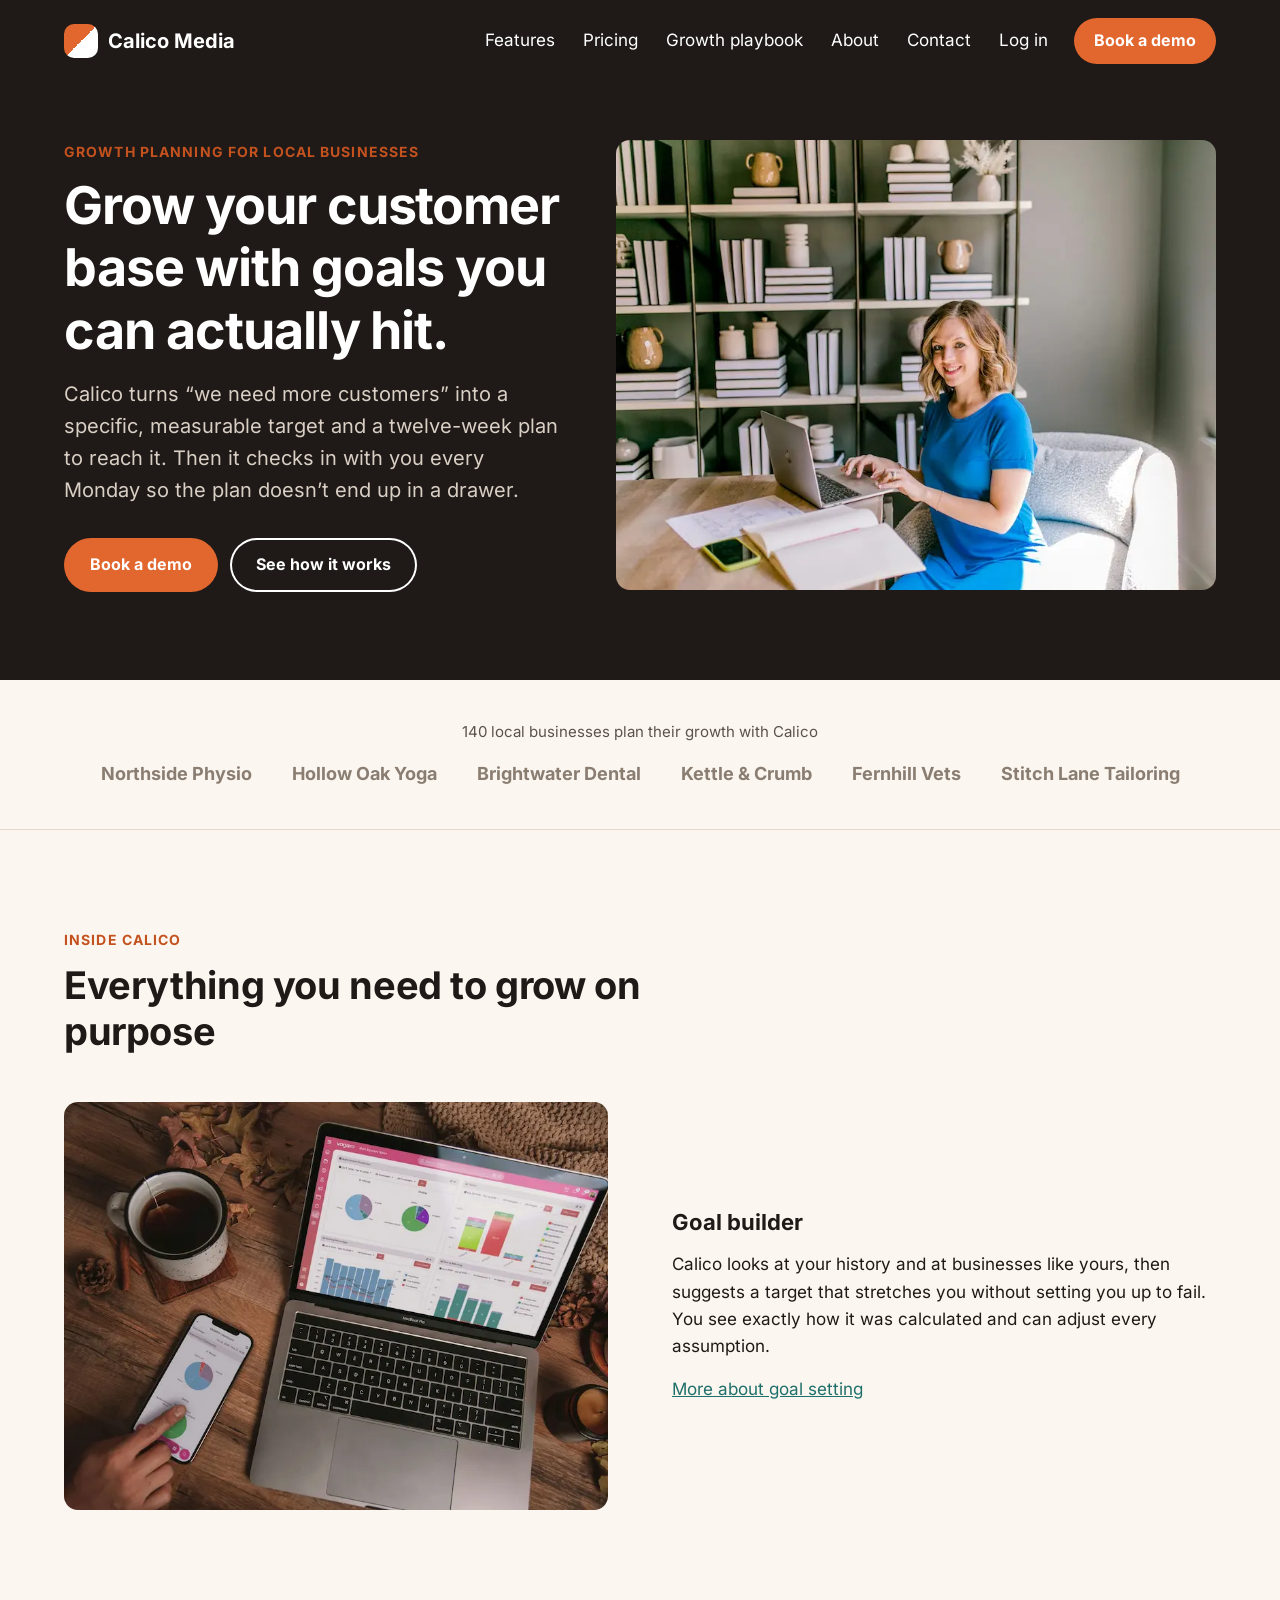
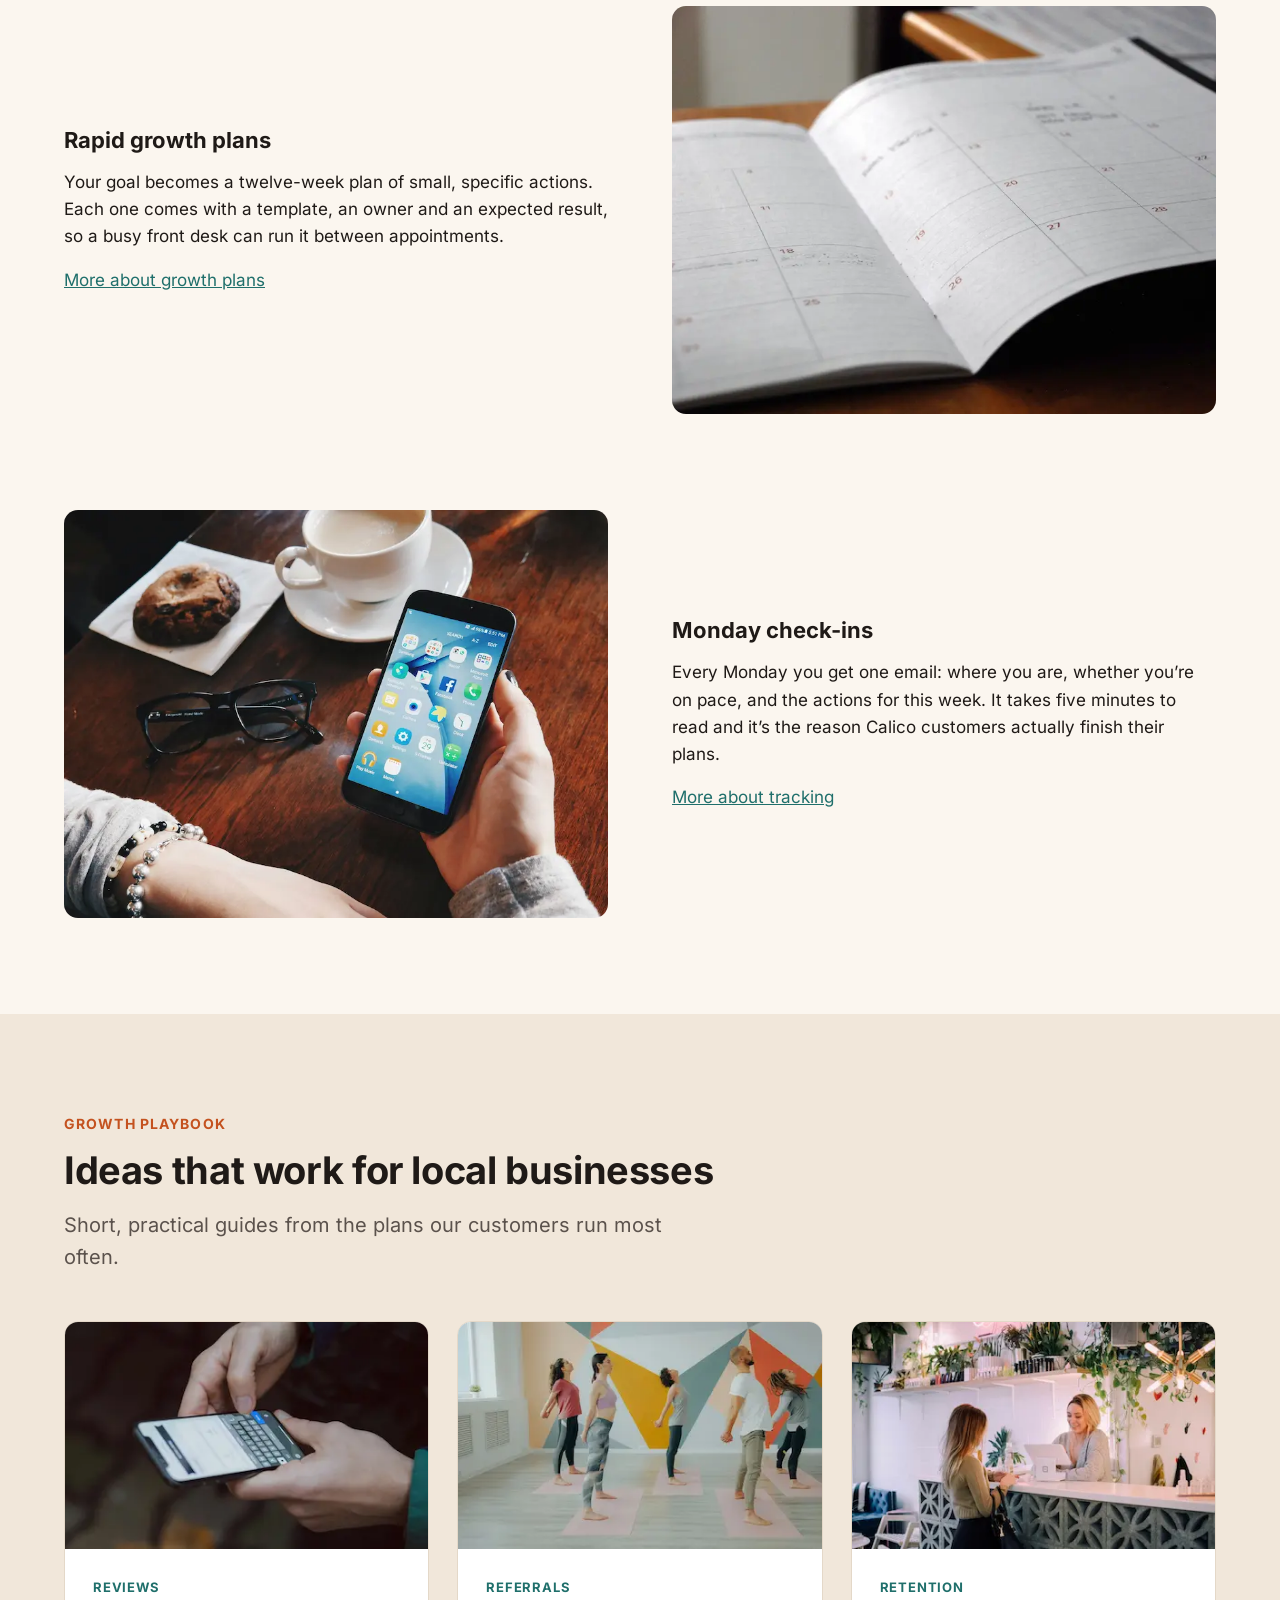
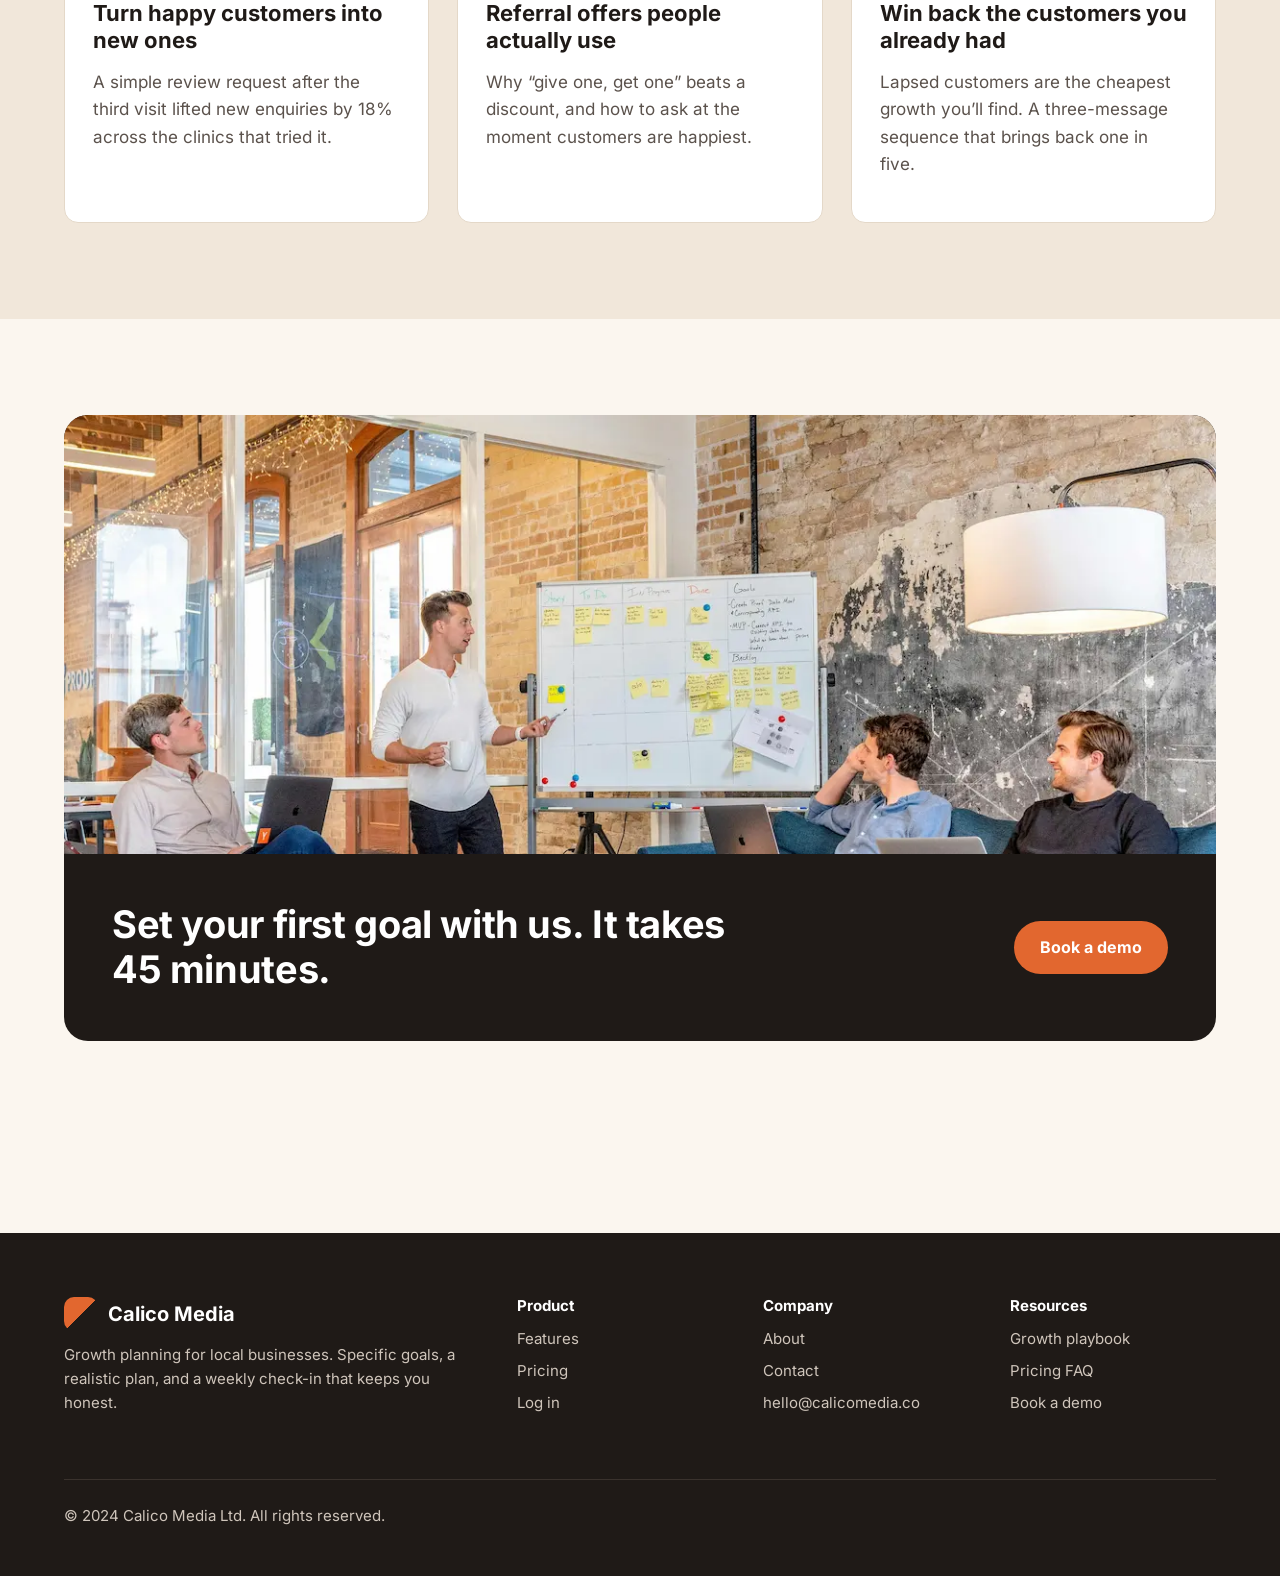
<file: public/index.html>
<!DOCTYPE html>
<html lang="en">
<head>
  <meta charset="utf-8">
  <meta name="viewport" content="width=device-width, initial-scale=1">
  <title>Calico Media | Growth planning for local businesses</title>
  <meta name="description" content="Calico helps local businesses grow their customer base with specific, measurable, realistic goals and a rapid growth plan you can run every week.">
  <link rel="stylesheet" href="css/styles.css">
</head>
<body>
  <header class="site-header site-header--home">
    <div class="container">
      <a class="logo" href="index.html"><span class="logo-mark"></span>Calico Media</a>
      <nav aria-label="Main">
        <button class="nav-toggle" type="button" aria-expanded="false" aria-controls="main-menu" aria-label="Open menu">
          <span class="nav-toggle-bar"></span>
          <span class="nav-toggle-bar"></span>
          <span class="nav-toggle-bar"></span>
        </button>
        <ul class="nav-links" id="main-menu">
          <li><a href="features.html">Features</a></li>
          <li><a href="pricing.html">Pricing</a></li>
          <li><a href="#playbook">Growth playbook</a></li>
          <li><a href="about.html">About</a></li>
          <li><a href="contact.html">Contact</a></li>
          <li><a href="https://app.calicomedia.co/login">Log in</a></li>
          <li><a class="btn" href="contact.html">Book a demo</a></li>
        </ul>
      </nav>
    </div>
  </header>

  <main>
    <section class="hero">
      <div class="container hero-inner">
        <div class="hero-text">
          <span class="eyebrow">Growth planning for local businesses</span>
          <h1>Grow your customer base with goals you can actually hit.</h1>
          <p class="lead">Calico turns &ldquo;we need more customers&rdquo; into a specific, measurable target and a twelve-week plan to reach it. Then it checks in with you every Monday so the plan doesn&rsquo;t end up in a drawer.</p>
          <div class="hero-actions">
            <a class="btn" href="contact.html">Book a demo</a>
            <a class="btn btn--ghost" href="features.html">See how it works</a>
          </div>
        </div>
        <div class="hero-media">
          <img class="hero-image" src="images/hero/hero-800w.webp" 
          srcset="images/hero/hero-480w.webp 480w,
          images/hero/hero-800w.webp 800w,
          images/hero/hero-1200w.webp 1200w,
          images/hero/hero-1600w.webp 1600w
          " 
          sizes="(max-width: 768px) 90vw, (max-width: 1024px) 100vw, 600px"
          alt="A business owner at her desk with a laptop and an open planner"
          width="1600"
          height="1200"
          >
        </div>
      </div>
    </section>

    <section class="trust">
      <div class="container">
        <p>140 local businesses plan their growth with Calico</p>
        <ul class="trust-list">
          <li>Northside Physio</li>
          <li>Hollow Oak Yoga</li>
          <li>Brightwater Dental</li>
          <li>Kettle &amp; Crumb</li>
          <li>Fernhill Vets</li>
          <li>Stitch Lane Tailoring</li>
        </ul>
      </div>
    </section>

    <section class="section">
      <div class="container">
        <div class="section-intro">
          <span class="eyebrow">Inside Calico</span>
          <h2>Everything you need to grow on purpose</h2>
        </div>

        <div class="feature-row">
          <div class="feature-media">
            <img src="images/feat_goal-builder/feat_goal-builder-800w.webp" 
             srcset="
             images/feat_goal-builder/feat_goal-builder-400w.webp 400w,
             images/feat_goal-builder/feat_goal-builder-800w.webp 800w,
             images/feat_goal-builder/feat_goal-builder-1200w.webp 1200w
             "
            sizes="(max-width: 768px) 90vw, 544px"
            alt="Growth charts on a laptop and phone beside a cup of tea"
            width="1200"
            height="900"
            loading="lazy"
            >
          </div>
          <div>
            <h3>Goal builder</h3>
            <p>Calico looks at your history and at businesses like yours, then suggests a target that stretches you without setting you up to fail. You see exactly how it was calculated and can adjust every assumption.</p>
            <a href="features.html">More about goal setting</a>
          </div>
        </div>

        <div class="feature-row feature-row--reverse">
          <div class="feature-media">
            <img src="images/feat_growth-plan/feat_growth-plan-800w.webp" 
            srcset="
             images/feat_growth-plan/feat_growth-plan-400w.webp 400w,
             images/feat_growth-plan/feat_growth-plan-800w.webp 800w,
             images/feat_growth-plan/feat_growth-plan-1200w.webp 1200w
             "
            sizes="(max-width: 768px) 90vw, 544px"
            width="1200"
            height="900"
            loading="lazy"
            alt="An open planner showing the weeks ahead">
          </div>
          <div>
            <h3>Rapid growth plans</h3>
            <p>Your goal becomes a twelve-week plan of small, specific actions. Each one comes with a template, an owner and an expected result, so a busy front desk can run it between appointments.</p>
            <a href="features.html">More about growth plans</a>
          </div>
        </div>

        <div class="feature-row">
          <div class="feature-media">
            <img src="images/feat_monday/feat_monday-800w.webp"
            srcset="
             images/feat_monday/feat_monday-400w.webp 400w,
             images/feat_monday/feat_monday-800w.webp 800w,
             images/feat_monday/feat_monday-1200w.webp 1200w
             "
            sizes="(max-width: 768px) 90vw, 544px"
            width="1200"
            height="900"
            loading="lazy"
            alt="Checking a phone over coffee on a Monday morning">
          </div>
          <div>
            <h3>Monday check-ins</h3>
            <p>Every Monday you get one email: where you are, whether you&rsquo;re on pace, and the actions for this week. It takes five minutes to read and it&rsquo;s the reason Calico customers actually finish their plans.</p>
            <a href="features.html">More about tracking</a>
          </div>
        </div>
      </div>
    </section>

    <section class="section section--sand" id="playbook">
      <div class="container">
        <div class="section-intro">
          <span class="eyebrow">Growth playbook</span>
          <h2>Ideas that work for local businesses</h2>
          <p class="lead">Short, practical guides from the plans our customers run most often.</p>
        </div>
        <div class="playbook-grid">
          <article class="card">
            <img src="images/playbook_reviews/playbook_reviews-800w.webp" 
            srcset="
            images/playbook_reviews/playbook_reviews-400w.webp 400w,
            images/playbook_reviews/playbook_reviews-800w.webp 800w,
            images/playbook_reviews/playbook_reviews-1200w.webp 1200w
            "
            sizes="(max-width: 768px) 100vw, (max-width: 1200px) 33vw, 366px"
            width="1200"
            height="750"
            loading="lazy"
            alt="A customer typing a review on their phone">
            <div class="card-body">
              <span class="card-tag">Reviews</span>
              <h3>Turn happy customers into new ones</h3>
              <p>A simple review request after the third visit lifted new enquiries by 18% across the clinics that tried it.</p>
            </div>
          </article>
          <article class="card">
            <img src="images/playbook_referrals/playbook_referrals-800w.webp" 
            srcset="
            images/playbook_referrals/playbook_referrals-400w.webp 400w,
            images/playbook_referrals/playbook_referrals-800w.webp 800w,
            images/playbook_referrals/playbook_referrals-1200w.webp 1200w
            "
            sizes="(max-width: 768px) 100vw, (max-width: 1200px) 33vw, 366px"
            width="1200"
            height="750"
            loading="lazy"
            alt="A group class stretching together in a yoga studio">
            <div class="card-body">
              <span class="card-tag">Referrals</span>
              <h3>Referral offers people actually use</h3>
              <p>Why &ldquo;give one, get one&rdquo; beats a discount, and how to ask at the moment customers are happiest.</p>
            </div>
          </article>
          <article class="card">
            <img src="images/playbook_rebooking/playbook_rebooking-800w.webp" 
            srcset="
            images/playbook_rebooking/playbook_rebooking-400w.webp 400w,
            images/playbook_rebooking/playbook_rebooking-800w.webp 800w,
            images/playbook_rebooking/playbook_rebooking-1200w.webp 1200w
            "
            sizes="(max-width: 768px) 100vw, (max-width: 1200px) 33vw, 366px"
            width="1200"
            height="750"
            loading="lazy"
            alt="A customer at the front desk booking her next visit">
            <div class="card-body">
              <span class="card-tag">Retention</span>
              <h3>Win back the customers you already had</h3>
              <p>Lapsed customers are the cheapest growth you&rsquo;ll find. A three-message sequence that brings back one in five.</p>
            </div>
          </article>
        </div>
      </div>
    </section>

    <section class="section">
      <div class="container">
        <div class="cta-band">
          <img src="images/team/team-800w.webp" 
            srcset="
            images/team/team-400w.webp 400w,
            images/team/team-800w.webp 800w,
            images/team/team-1200w.webp 1200w
            "
            sizes="(max-width: 768px) calc(100vw - 112px), (max-width: 1200px) calc(100vw - 48px), 1152px"
            width="1200"
            height="457"
            loading="lazy"
            alt="The Calico Media team planning around a whiteboard">
          <div class="cta-body">
            <h2>Set your first goal with us. It takes 45 minutes.</h2>
            <a class="btn" href="contact.html">Book a demo</a>
          </div>
        </div>
      </div>
    </section>
  </main>

  <footer class="site-footer">
    <div class="container">
      <div class="footer-grid">
        <div>
          <a class="logo" href="index.html"><span class="logo-mark"></span>Calico Media</a>
          <p>Growth planning for local businesses. Specific goals, a realistic plan, and a weekly check-in that keeps you honest.</p>
        </div>
        <div>
          <h4>Product</h4>
          <ul>
            <li><a href="features.html">Features</a></li>
            <li><a href="pricing.html">Pricing</a></li>
            <li><a href="https://app.calicomedia.co/login">Log in</a></li>
          </ul>
        </div>
        <div>
          <h4>Company</h4>
          <ul>
            <li><a href="about.html">About</a></li>
            <li><a href="contact.html">Contact</a></li>
            <li><a href="mailto:hello@calicomedia.co">hello@calicomedia.co</a></li>
          </ul>
        </div>
        <div>
          <h4>Resources</h4>
          <ul>
            <li><a href="index.html#playbook">Growth playbook</a></li>
            <li><a href="pricing.html#faq">Pricing FAQ</a></li>
            <li><a href="contact.html">Book a demo</a></li>
          </ul>
        </div>
      </div>
      <div class="footer-bottom">
        <p>&copy; 2024 Calico Media Ltd. All rights reserved.</p>
      </div>
    </div>
  </footer>
  <script src="js/nav.js"></script>
</body>
</html>
</file>
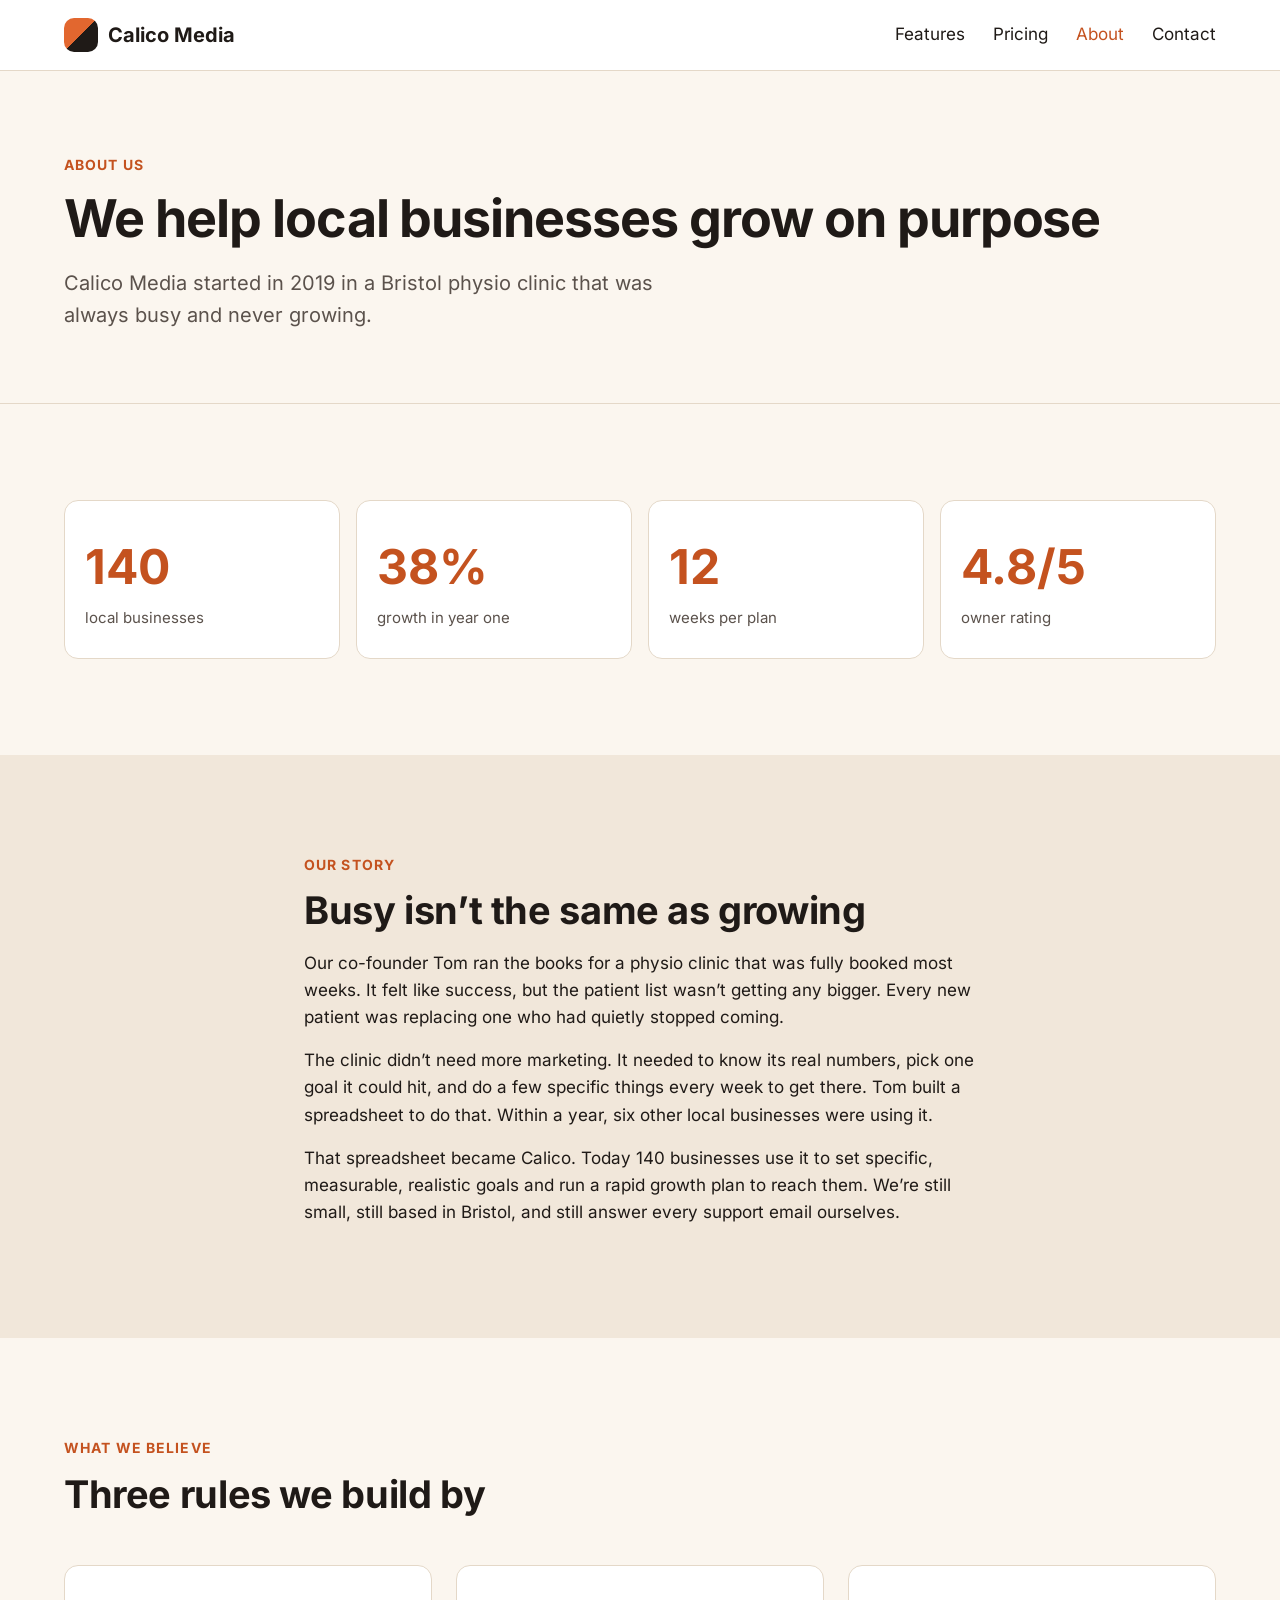
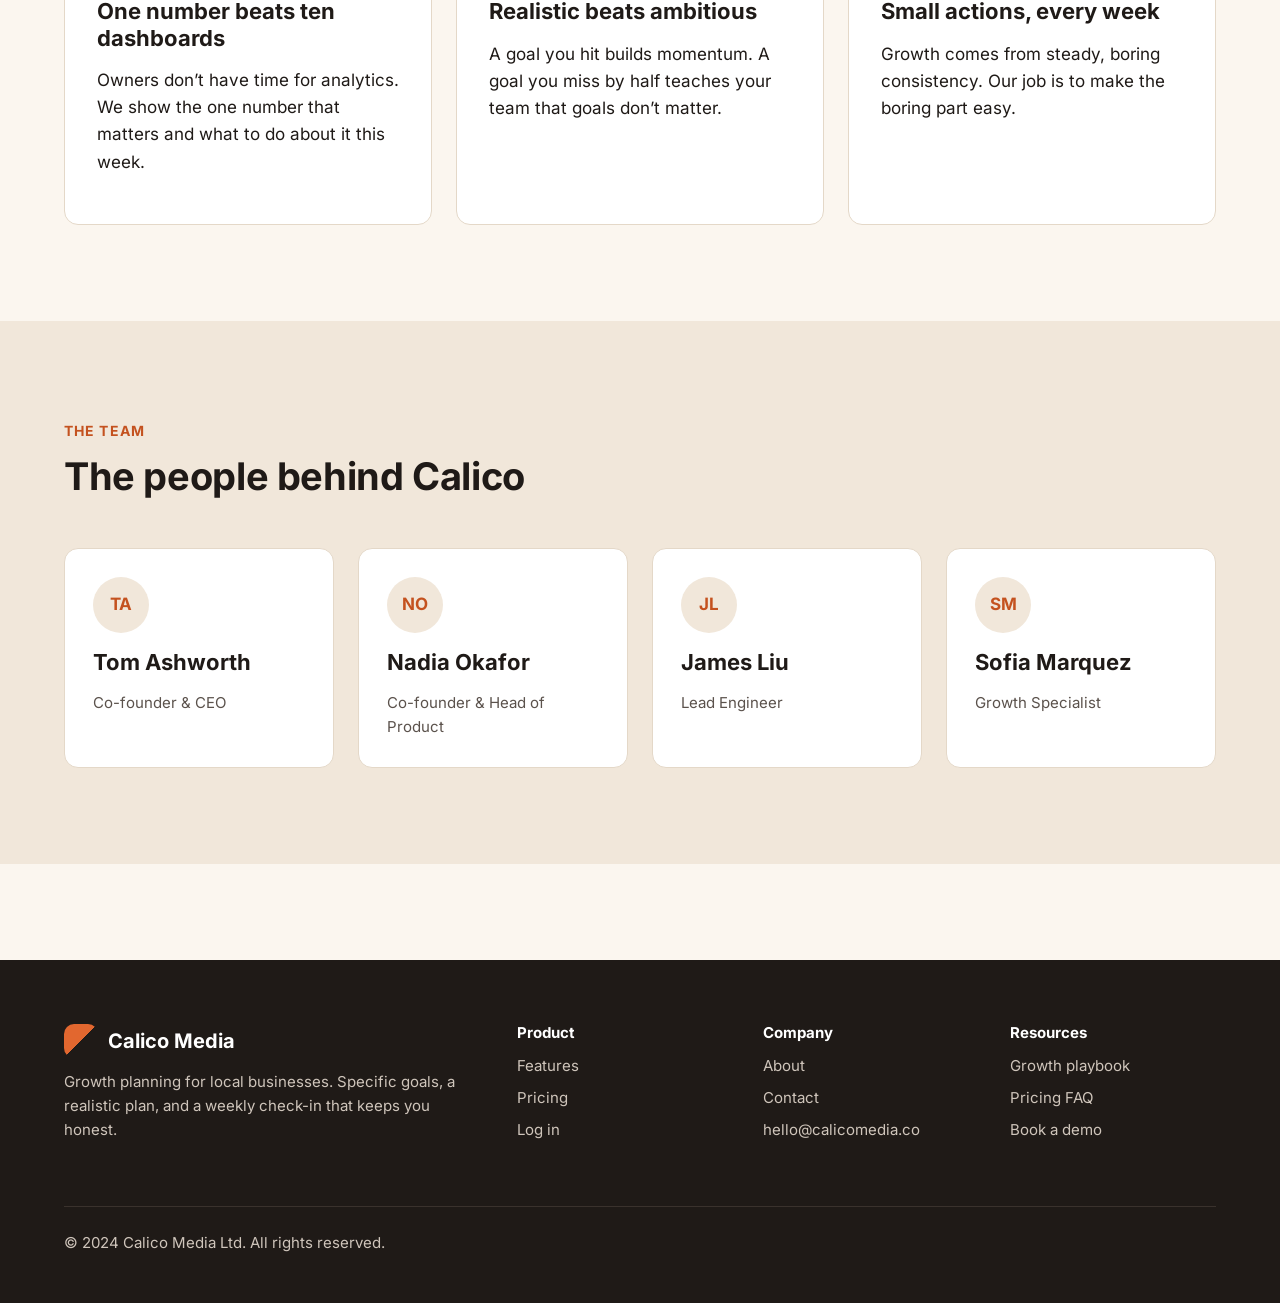
<file: public/about.html>
<!DOCTYPE html>
<html lang="en">
<head>
  <meta charset="utf-8">
  <meta name="viewport" content="width=device-width, initial-scale=1">
  <title>About | Calico Media</title>
  <meta name="description" content="Calico Media builds growth planning software for local businesses. Here is who we are and why we started.">
  <link rel="stylesheet" href="css/styles.css">
</head>
<body>
  <header class="site-header">
    <div class="container">
      <a class="logo" href="index.html"><span class="logo-mark"></span>Calico Media</a>
      <nav aria-label="Main">
        <button class="nav-toggle" type="button" aria-expanded="false" aria-controls="main-menu" aria-label="Open menu">
          <span class="nav-toggle-bar"></span>
          <span class="nav-toggle-bar"></span>
          <span class="nav-toggle-bar"></span>
        </button>
        <ul class="nav-links" id="main-menu">
          <li><a href="features.html">Features</a></li>
          <li><a href="pricing.html">Pricing</a></li>
          <li><a href="about.html" aria-current="page">About</a></li>
          <li><a href="contact.html">Contact</a></li>
        </ul>
      </nav>
    </div>
  </header>

  <main>
    <section class="page-header">
      <div class="container">
        <span class="eyebrow">About us</span>
        <h1>We help local businesses grow on purpose</h1>
        <p class="lead">Calico Media started in 2019 in a Bristol physio clinic that was always busy and never growing.</p>
      </div>
    </section>

    <section class="section">
      <div class="container">
        <div class="stats">
          <div class="stat">
            <span class="stat-number">140</span>
            <span class="stat-label">local businesses</span>
          </div>
          <div class="stat">
            <span class="stat-number">38%</span>
            <span class="stat-label">growth in year one</span>
          </div>
          <div class="stat">
            <span class="stat-number">12</span>
            <span class="stat-label">weeks per plan</span>
          </div>
          <div class="stat">
            <span class="stat-number">4.8/5</span>
            <span class="stat-label">owner rating</span>
          </div>
        </div>
      </div>
    </section>

    <section class="section section--sand">
      <div class="container prose">
        <span class="eyebrow">Our story</span>
        <h2>Busy isn&rsquo;t the same as growing</h2>
        <p>Our co-founder Tom ran the books for a physio clinic that was fully booked most weeks. It felt like success, but the patient list wasn&rsquo;t getting any bigger. Every new patient was replacing one who had quietly stopped coming.</p>
        <p>The clinic didn&rsquo;t need more marketing. It needed to know its real numbers, pick one goal it could hit, and do a few specific things every week to get there. Tom built a spreadsheet to do that. Within a year, six other local businesses were using it.</p>
        <p>That spreadsheet became Calico. Today 140 businesses use it to set specific, measurable, realistic goals and run a rapid growth plan to reach them. We&rsquo;re still small, still based in Bristol, and still answer every support email ourselves.</p>
      </div>
    </section>

    <section class="section">
      <div class="container">
        <div class="section-intro">
          <span class="eyebrow">What we believe</span>
          <h2>Three rules we build by</h2>
        </div>
        <div class="steps">
          <div class="step">
            <h3>One number beats ten dashboards</h3>
            <p>Owners don&rsquo;t have time for analytics. We show the one number that matters and what to do about it this week.</p>
          </div>
          <div class="step">
            <h3>Realistic beats ambitious</h3>
            <p>A goal you hit builds momentum. A goal you miss by half teaches your team that goals don&rsquo;t matter.</p>
          </div>
          <div class="step">
            <h3>Small actions, every week</h3>
            <p>Growth comes from steady, boring consistency. Our job is to make the boring part easy.</p>
          </div>
        </div>
      </div>
    </section>

    <section class="section section--sand">
      <div class="container">
        <div class="section-intro">
          <span class="eyebrow">The team</span>
          <h2>The people behind Calico</h2>
        </div>
        <div class="team-grid">
          <div class="person">
            <div class="avatar">TA</div>
            <h3>Tom Ashworth</h3>
            <p>Co-founder &amp; CEO</p>
          </div>
          <div class="person">
            <div class="avatar">NO</div>
            <h3>Nadia Okafor</h3>
            <p>Co-founder &amp; Head of Product</p>
          </div>
          <div class="person">
            <div class="avatar">JL</div>
            <h3>James Liu</h3>
            <p>Lead Engineer</p>
          </div>
          <div class="person">
            <div class="avatar">SM</div>
            <h3>Sofia Marquez</h3>
            <p>Growth Specialist</p>
          </div>
        </div>
      </div>
    </section>
  </main>

  <footer class="site-footer">
    <div class="container">
      <div class="footer-grid">
        <div>
          <a class="logo" href="index.html"><span class="logo-mark"></span>Calico Media</a>
          <p>Growth planning for local businesses. Specific goals, a realistic plan, and a weekly check-in that keeps you honest.</p>
        </div>
        <div>
          <h4>Product</h4>
          <ul>
            <li><a href="features.html">Features</a></li>
            <li><a href="pricing.html">Pricing</a></li>
            <li><a href="https://app.calicomedia.co/login">Log in</a></li>
          </ul>
        </div>
        <div>
          <h4>Company</h4>
          <ul>
            <li><a href="about.html">About</a></li>
            <li><a href="contact.html">Contact</a></li>
            <li><a href="mailto:hello@calicomedia.co">hello@calicomedia.co</a></li>
          </ul>
        </div>
        <div>
          <h4>Resources</h4>
          <ul>
            <li><a href="index.html#playbook">Growth playbook</a></li>
            <li><a href="pricing.html#faq">Pricing FAQ</a></li>
            <li><a href="contact.html">Book a demo</a></li>
          </ul>
        </div>
      </div>
      <div class="footer-bottom">
        <p>&copy; 2024 Calico Media Ltd. All rights reserved.</p>
      </div>
    </div>
  </footer>
  <script src="js/nav.js"></script>
</body>
</html>
</file>
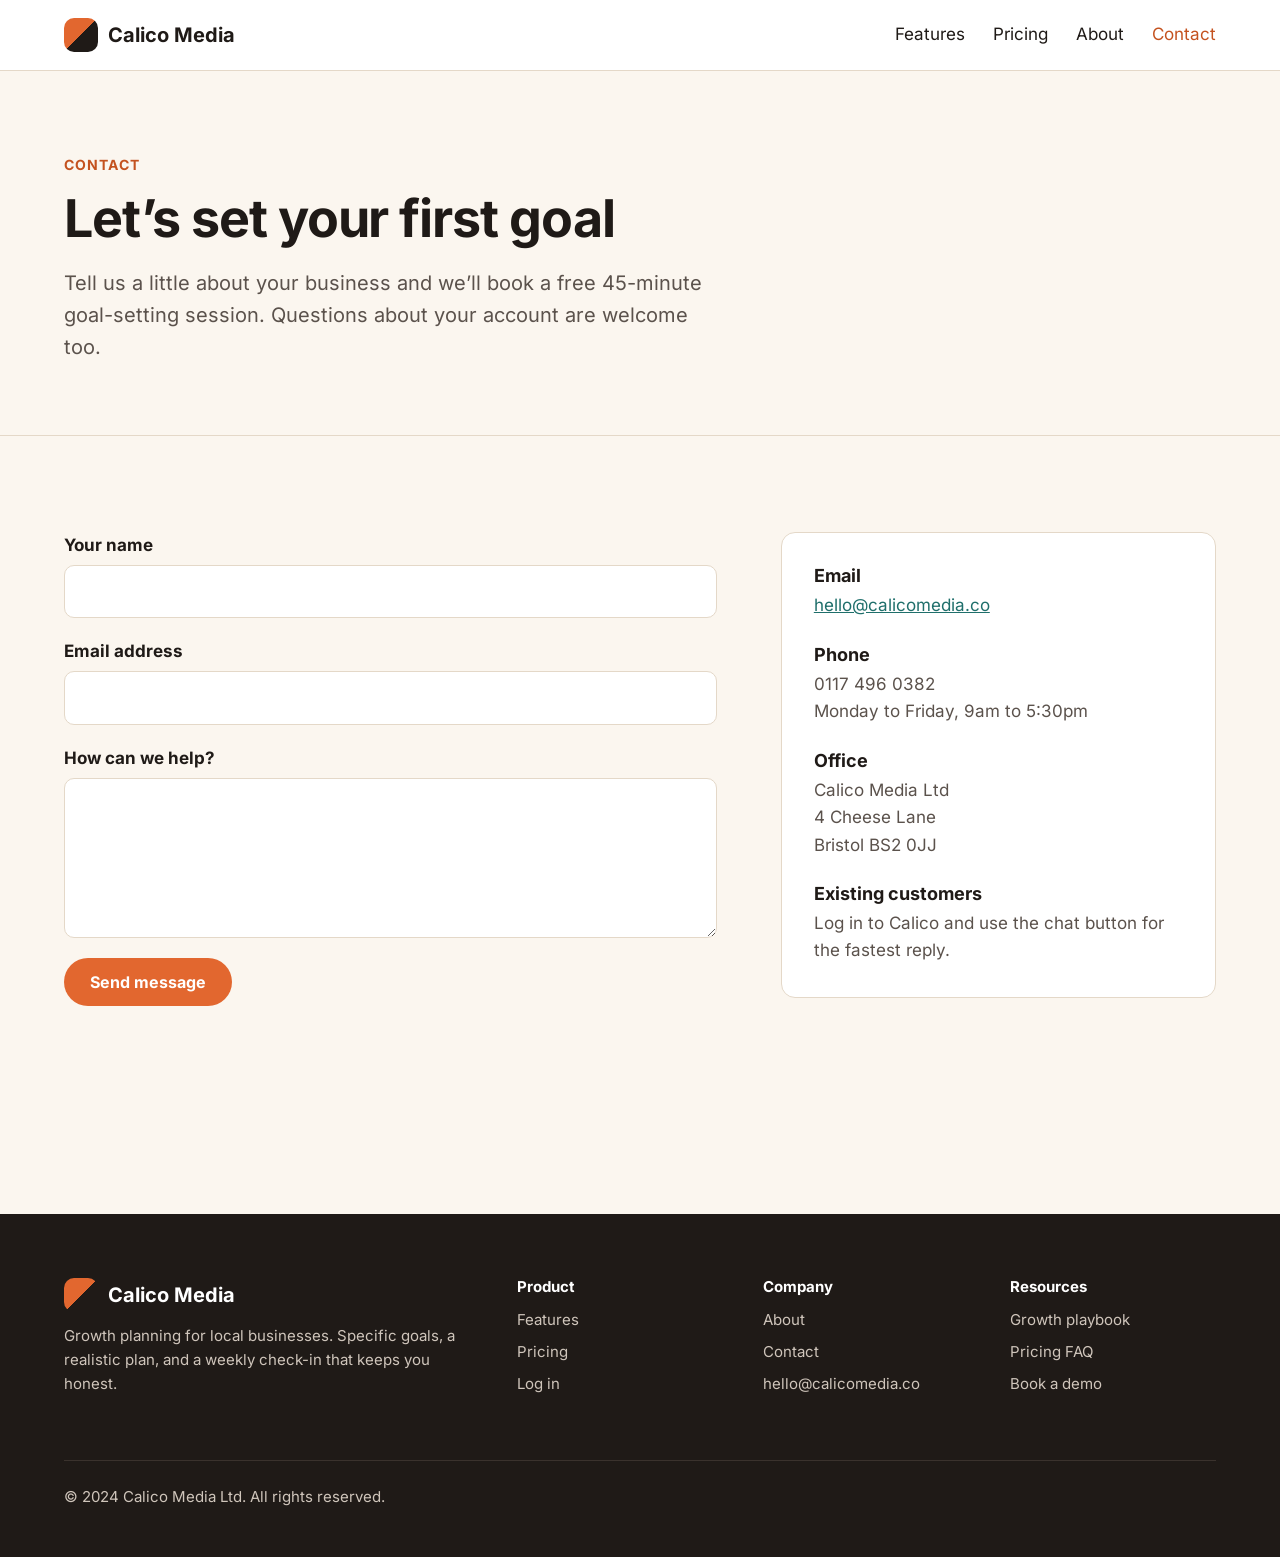
<file: public/contact.html>
<!DOCTYPE html>
<html lang="en">
<head>
  <meta charset="utf-8">
  <meta name="viewport" content="width=device-width, initial-scale=1">
  <title>Contact | Calico Media</title>
  <meta name="description" content="Book a demo or ask us a question. We reply within one business day.">
  <link rel="stylesheet" href="css/styles.css">
</head>
<body>
  <header class="site-header">
    <div class="container">
      <a class="logo" href="index.html"><span class="logo-mark"></span>Calico Media</a>
      <nav aria-label="Main">
        <button class="nav-toggle" type="button" aria-expanded="false" aria-controls="main-menu" aria-label="Open menu">
          <span class="nav-toggle-bar"></span>
          <span class="nav-toggle-bar"></span>
          <span class="nav-toggle-bar"></span>
        </button>
        <ul class="nav-links" id="main-menu">
          <li><a href="features.html">Features</a></li>
          <li><a href="pricing.html">Pricing</a></li>
          <li><a href="about.html">About</a></li>
          <li><a href="contact.html" aria-current="page">Contact</a></li>
        </ul>
      </nav>
    </div>
  </header>

  <main>
    <section class="page-header">
      <div class="container">
        <span class="eyebrow">Contact</span>
        <h1>Let&rsquo;s set your first goal</h1>
        <p class="lead">Tell us a little about your business and we&rsquo;ll book a free 45-minute goal-setting session. Questions about your account are welcome too.</p>
      </div>
    </section>

    <section class="section">
      <div class="container contact-layout">
        <form class="contact-form" id="contact-form" action="/contact" method="post">
          
          <input type="text" id="honeypot" name="website" tabindex="-1" autocomplete="off" style="display:none;" >

          <label for="name">Your name</label>
          <input type="text" id="name" name="name" required>

          <label for="email">Email address</label>
          <input type="email" id="email" name="email" required>

          <label for="message">How can we help?</label>
          <textarea id="message" name="message" required></textarea>

          <button class="btn" type="submit">Send message</button>
          <p class="form-status" id="form-status" role="status"></p>
        </form>

        <aside class="contact-aside">
          <h3>Email</h3>
          <p><a href="mailto:hello@calicomedia.co">hello@calicomedia.co</a></p>
          <h3>Phone</h3>
          <p>0117 496 0382<br>Monday to Friday, 9am to 5:30pm</p>
          <h3>Office</h3>
          <p>Calico Media Ltd<br>4 Cheese Lane<br>Bristol BS2 0JJ</p>
          <h3>Existing customers</h3>
          <p>Log in to Calico and use the chat button for the fastest reply.</p>
        </aside>
      </div>
    </section>
  </main>

  <footer class="site-footer">
    <div class="container">
      <div class="footer-grid">
        <div>
          <a class="logo" href="index.html"><span class="logo-mark"></span>Calico Media</a>
          <p>Growth planning for local businesses. Specific goals, a realistic plan, and a weekly check-in that keeps you honest.</p>
        </div>
        <div>
          <h4>Product</h4>
          <ul>
            <li><a href="features.html">Features</a></li>
            <li><a href="pricing.html">Pricing</a></li>
            <li><a href="https://app.calicomedia.co/login">Log in</a></li>
          </ul>
        </div>
        <div>
          <h4>Company</h4>
          <ul>
            <li><a href="about.html">About</a></li>
            <li><a href="contact.html">Contact</a></li>
            <li><a href="mailto:hello@calicomedia.co">hello@calicomedia.co</a></li>
          </ul>
        </div>
        <div>
          <h4>Resources</h4>
          <ul>
            <li><a href="index.html#playbook">Growth playbook</a></li>
            <li><a href="pricing.html#faq">Pricing FAQ</a></li>
            <li><a href="contact.html">Book a demo</a></li>
          </ul>
        </div>
      </div>
      <div class="footer-bottom">
        <p>&copy; 2024 Calico Media Ltd. All rights reserved.</p>
      </div>
    </div>
  </footer>
  <script src="js/contact.js"></script>
  <script src="js/nav.js"></script>
</body>
</html>
</file>
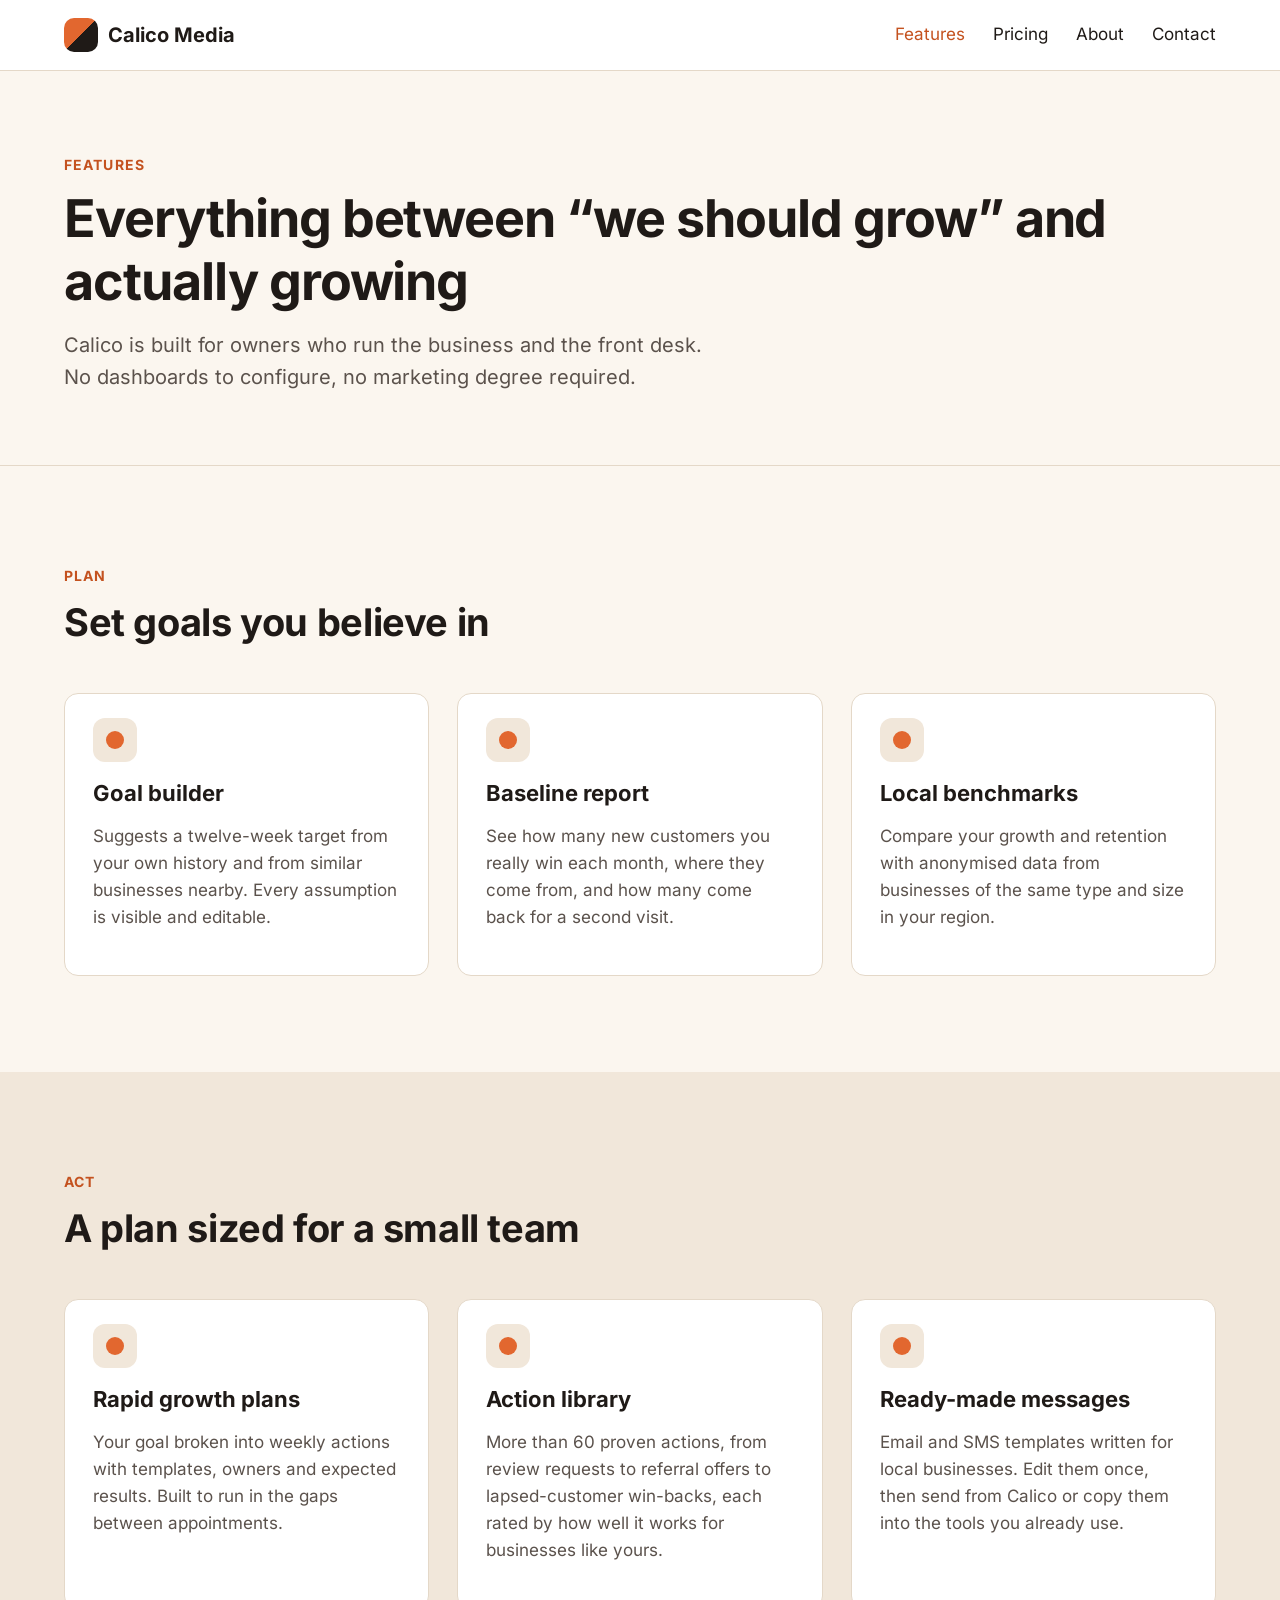
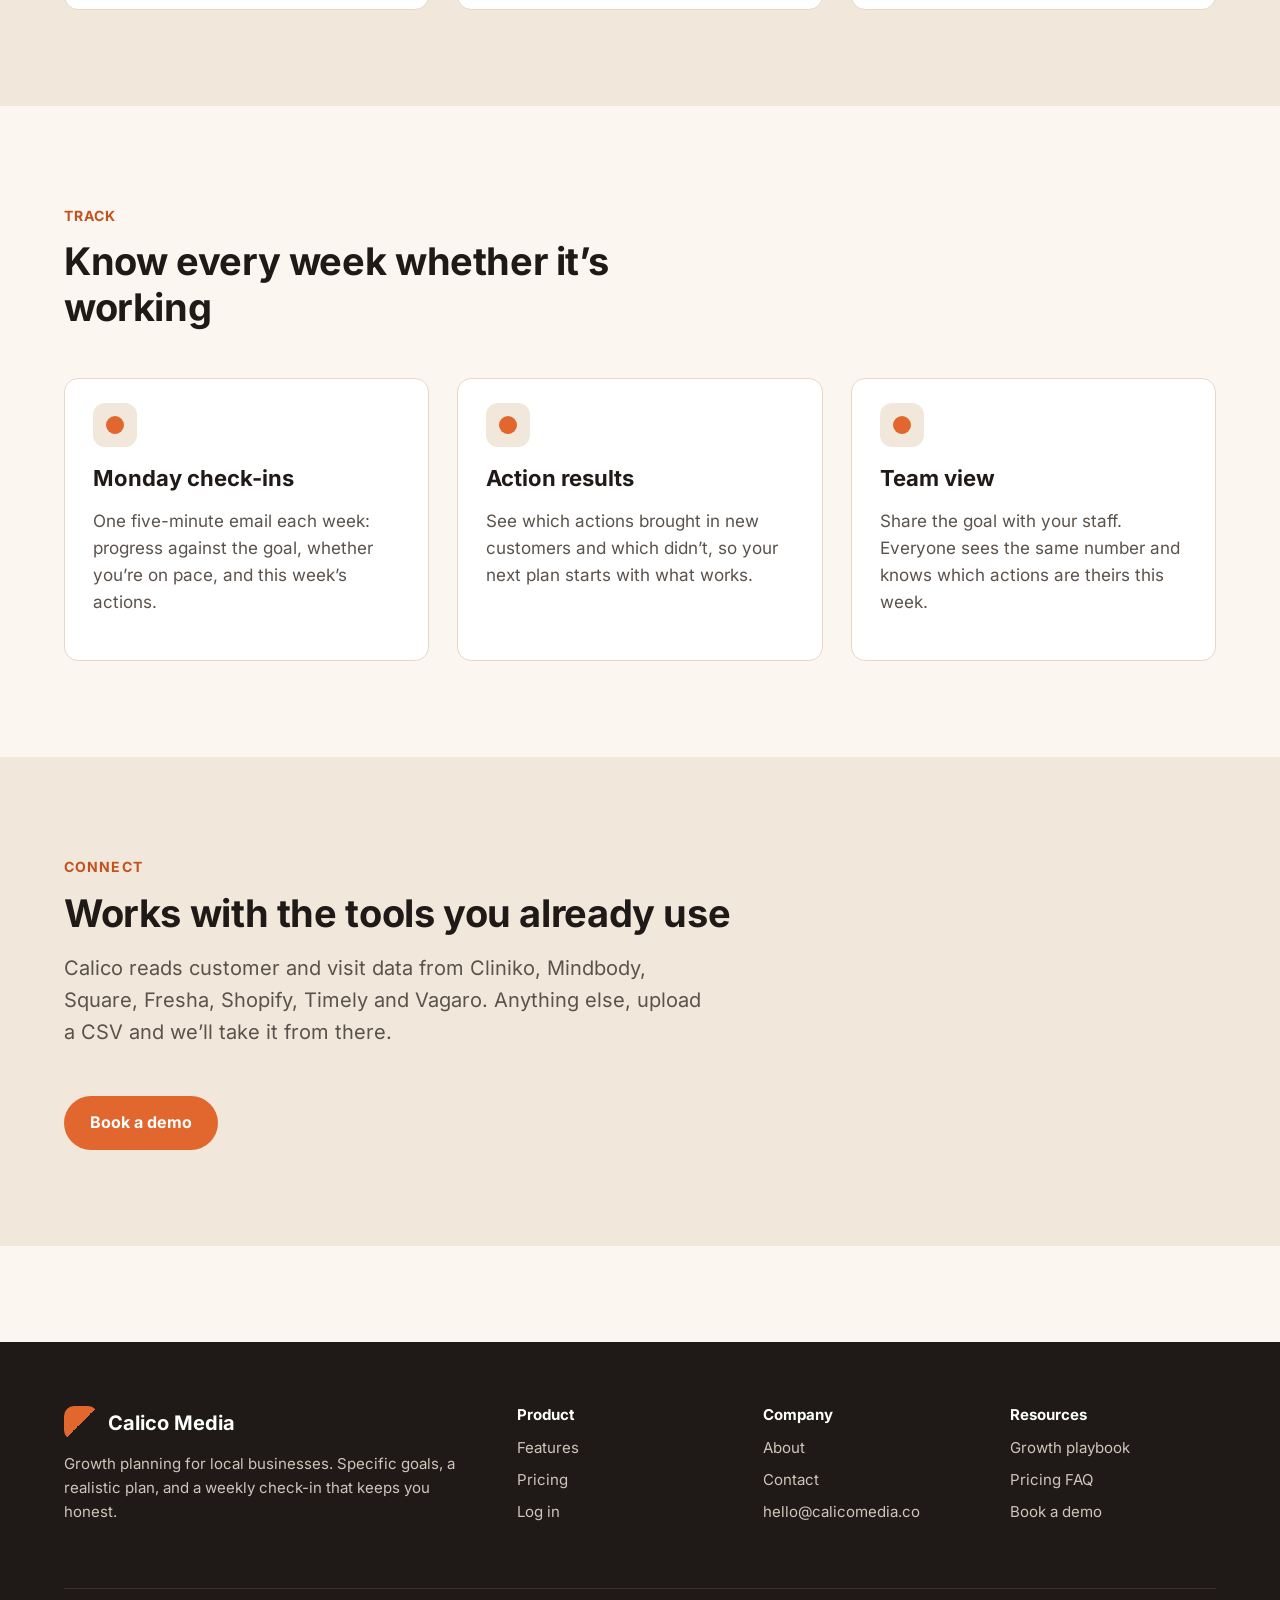
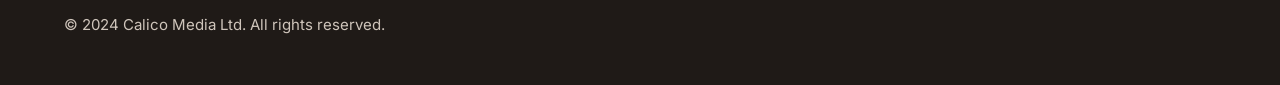
<file: public/features.html>
<!DOCTYPE html>
<html lang="en">
<head>
  <meta charset="utf-8">
  <meta name="viewport" content="width=device-width, initial-scale=1">
  <title>Features | Calico Media</title>
  <meta name="description" content="Goal builder, rapid growth plans, Monday check-ins and more. See everything Calico does to help local businesses grow.">
  <link rel="stylesheet" href="css/styles.css">
</head>
<body>
  <header class="site-header">
    <div class="container">
      <a class="logo" href="index.html"><span class="logo-mark"></span>Calico Media</a>
      <nav aria-label="Main">
        <button class="nav-toggle" type="button" aria-expanded="false" aria-controls="main-menu" aria-label="Open menu">
          <span class="nav-toggle-bar"></span>
          <span class="nav-toggle-bar"></span>
          <span class="nav-toggle-bar"></span>
        </button>
        <ul class="nav-links" id="main-menu">
          <li><a href="features.html" aria-current="page">Features</a></li>
          <li><a href="pricing.html">Pricing</a></li>
          <li><a href="about.html">About</a></li>
          <li><a href="contact.html">Contact</a></li>
        </ul>
      </nav>
    </div>
  </header>

  <main>
    <section class="page-header">
      <div class="container">
        <span class="eyebrow">Features</span>
        <h1>Everything between &ldquo;we should grow&rdquo; and actually growing</h1>
        <p class="lead">Calico is built for owners who run the business and the front desk. No dashboards to configure, no marketing degree required.</p>
      </div>
    </section>

    <section class="section">
      <div class="container">
        <div class="section-intro">
          <span class="eyebrow">Plan</span>
          <h2>Set goals you believe in</h2>
        </div>
        <div class="card-grid">
          <div class="card">
            <div class="card-body">
              <div class="icon-dot"></div>
              <h3>Goal builder</h3>
              <p>Suggests a twelve-week target from your own history and from similar businesses nearby. Every assumption is visible and editable.</p>
            </div>
          </div>
          <div class="card">
            <div class="card-body">
              <div class="icon-dot"></div>
              <h3>Baseline report</h3>
              <p>See how many new customers you really win each month, where they come from, and how many come back for a second visit.</p>
            </div>
          </div>
          <div class="card">
            <div class="card-body">
              <div class="icon-dot"></div>
              <h3>Local benchmarks</h3>
              <p>Compare your growth and retention with anonymised data from businesses of the same type and size in your region.</p>
            </div>
          </div>
        </div>
      </div>
    </section>

    <section class="section section--sand">
      <div class="container">
        <div class="section-intro">
          <span class="eyebrow">Act</span>
          <h2>A plan sized for a small team</h2>
        </div>
        <div class="card-grid">
          <div class="card">
            <div class="card-body">
              <div class="icon-dot"></div>
              <h3>Rapid growth plans</h3>
              <p>Your goal broken into weekly actions with templates, owners and expected results. Built to run in the gaps between appointments.</p>
            </div>
          </div>
          <div class="card">
            <div class="card-body">
              <div class="icon-dot"></div>
              <h3>Action library</h3>
              <p>More than 60 proven actions, from review requests to referral offers to lapsed-customer win-backs, each rated by how well it works for businesses like yours.</p>
            </div>
          </div>
          <div class="card">
            <div class="card-body">
              <div class="icon-dot"></div>
              <h3>Ready-made messages</h3>
              <p>Email and SMS templates written for local businesses. Edit them once, then send from Calico or copy them into the tools you already use.</p>
            </div>
          </div>
        </div>
      </div>
    </section>

    <section class="section">
      <div class="container">
        <div class="section-intro">
          <span class="eyebrow">Track</span>
          <h2>Know every week whether it&rsquo;s working</h2>
        </div>
        <div class="card-grid">
          <div class="card">
            <div class="card-body">
              <div class="icon-dot"></div>
              <h3>Monday check-ins</h3>
              <p>One five-minute email each week: progress against the goal, whether you&rsquo;re on pace, and this week&rsquo;s actions.</p>
            </div>
          </div>
          <div class="card">
            <div class="card-body">
              <div class="icon-dot"></div>
              <h3>Action results</h3>
              <p>See which actions brought in new customers and which didn&rsquo;t, so your next plan starts with what works.</p>
            </div>
          </div>
          <div class="card">
            <div class="card-body">
              <div class="icon-dot"></div>
              <h3>Team view</h3>
              <p>Share the goal with your staff. Everyone sees the same number and knows which actions are theirs this week.</p>
            </div>
          </div>
        </div>
      </div>
    </section>

    <section class="section section--sand">
      <div class="container">
        <div class="section-intro">
          <span class="eyebrow">Connect</span>
          <h2>Works with the tools you already use</h2>
          <p class="lead">Calico reads customer and visit data from Cliniko, Mindbody, Square, Fresha, Shopify, Timely and Vagaro. Anything else, upload a CSV and we&rsquo;ll take it from there.</p>
        </div>
        <a class="btn" href="contact.html">Book a demo</a>
      </div>
    </section>
  </main>

  <footer class="site-footer">
    <div class="container">
      <div class="footer-grid">
        <div>
          <a class="logo" href="index.html"><span class="logo-mark"></span>Calico Media</a>
          <p>Growth planning for local businesses. Specific goals, a realistic plan, and a weekly check-in that keeps you honest.</p>
        </div>
        <div>
          <h4>Product</h4>
          <ul>
            <li><a href="features.html">Features</a></li>
            <li><a href="pricing.html">Pricing</a></li>
            <li><a href="https://app.calicomedia.co/login">Log in</a></li>
          </ul>
        </div>
        <div>
          <h4>Company</h4>
          <ul>
            <li><a href="about.html">About</a></li>
            <li><a href="contact.html">Contact</a></li>
            <li><a href="mailto:hello@calicomedia.co">hello@calicomedia.co</a></li>
          </ul>
        </div>
        <div>
          <h4>Resources</h4>
          <ul>
            <li><a href="index.html#playbook">Growth playbook</a></li>
            <li><a href="pricing.html#faq">Pricing FAQ</a></li>
            <li><a href="contact.html">Book a demo</a></li>
          </ul>
        </div>
      </div>
      <div class="footer-bottom">
        <p>&copy; 2024 Calico Media Ltd. All rights reserved.</p>
      </div>
    </div>
  </footer>
  <script src="js/nav.js"></script>
</body>
</html>
</file>
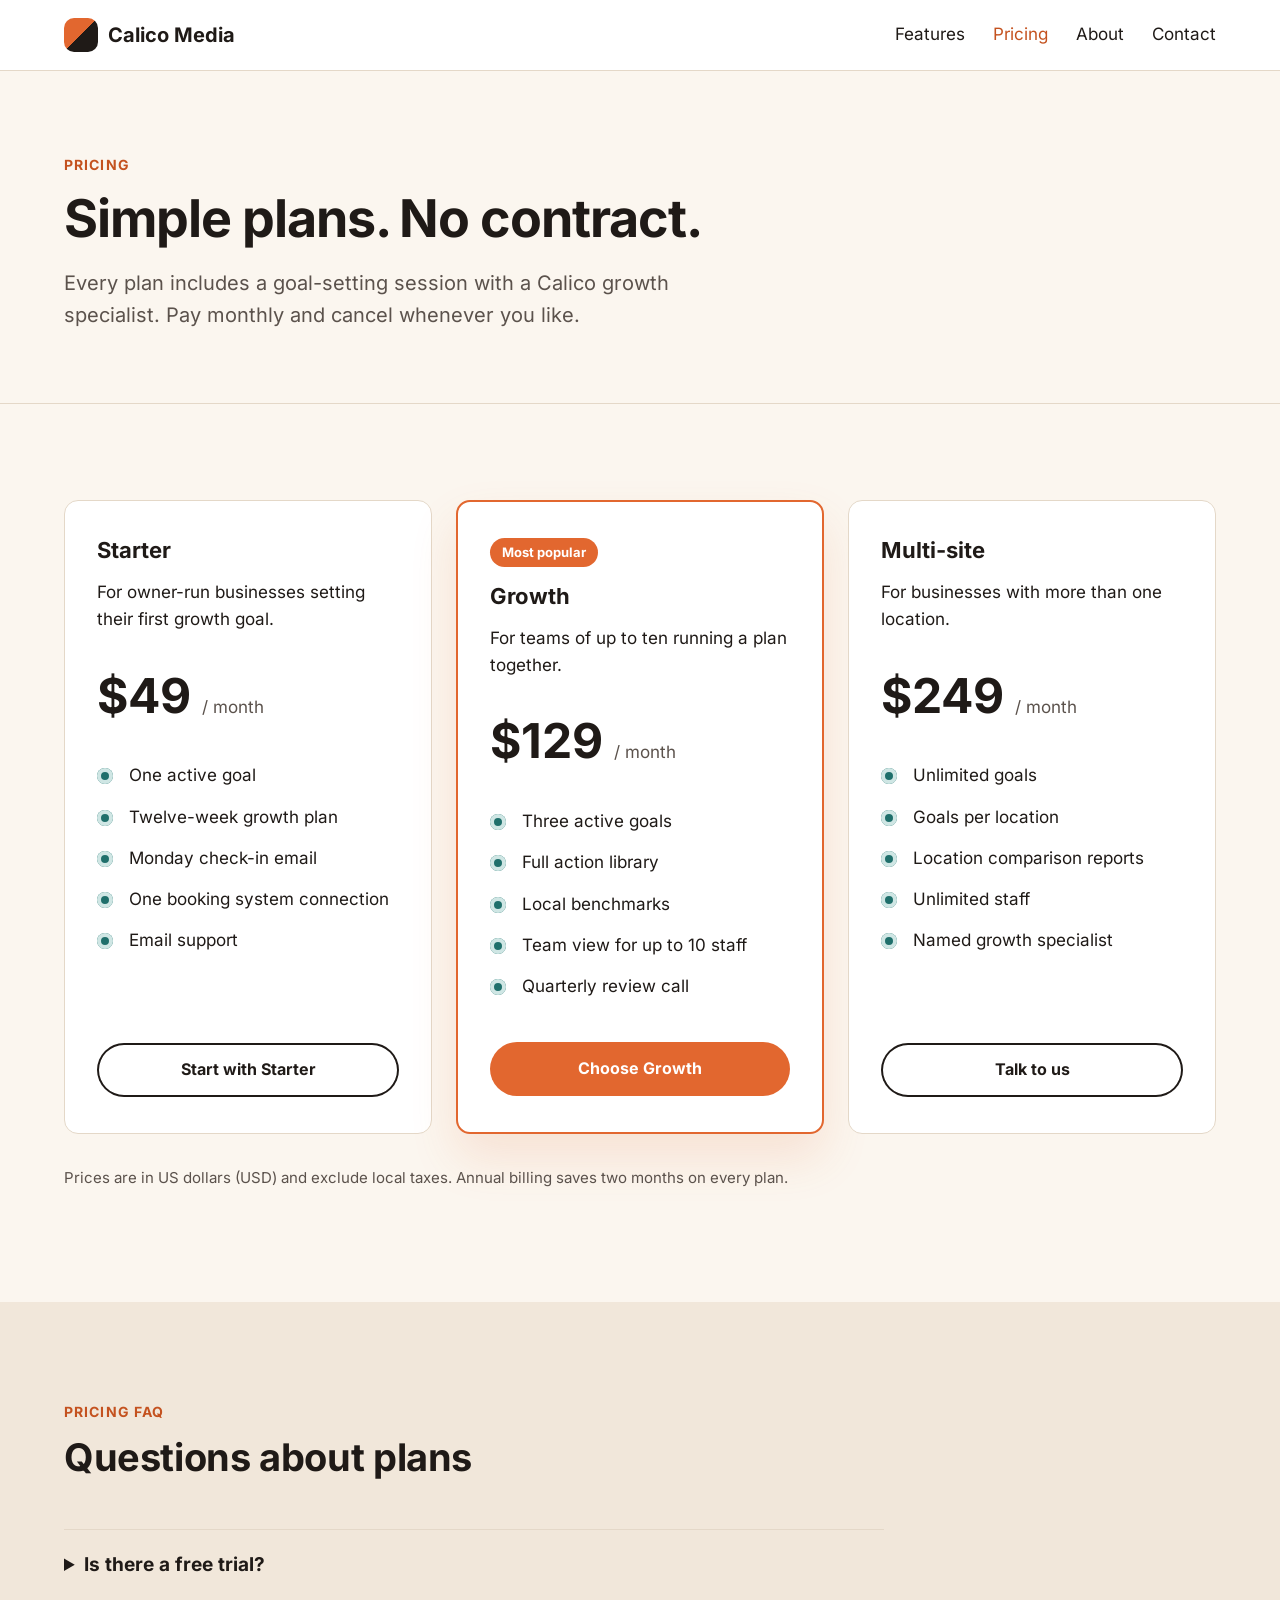
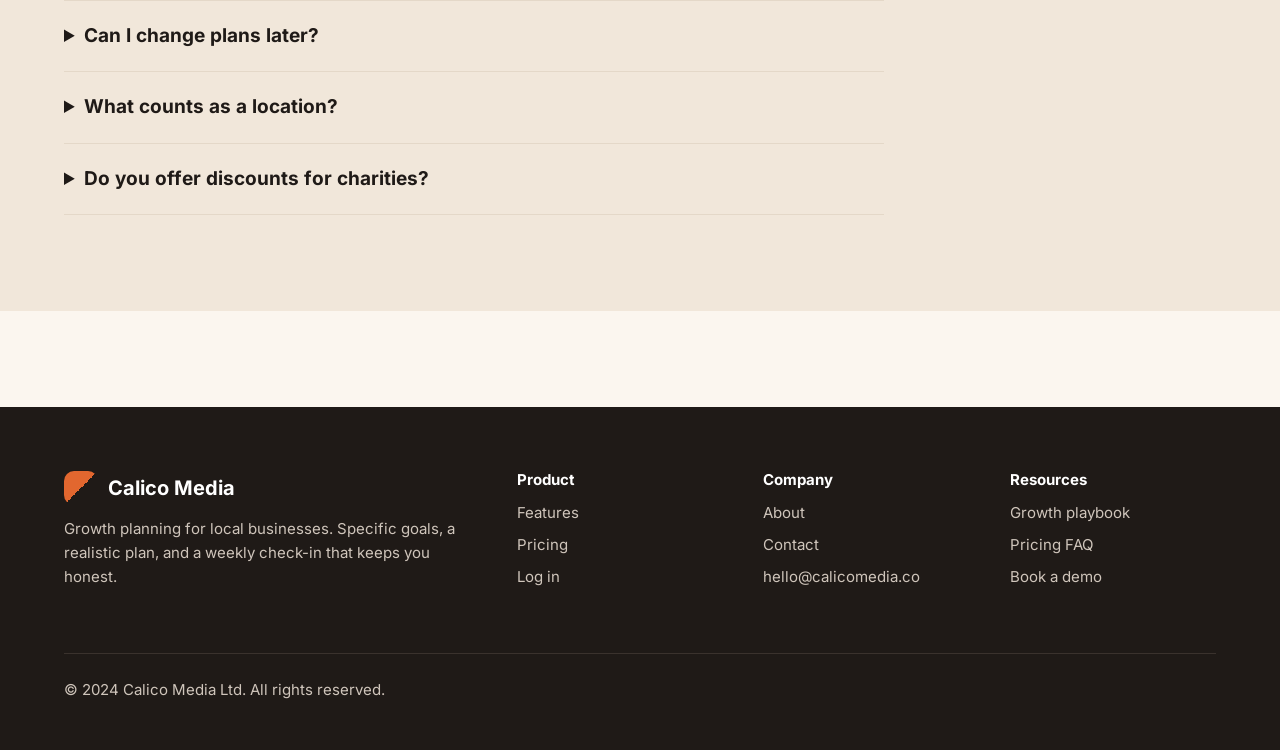
<file: public/pricing.html>
<!DOCTYPE html>
<html lang="en">
<head>
  <meta charset="utf-8">
  <meta name="viewport" content="width=device-width, initial-scale=1">
  <title>Pricing | Calico Media</title>
  <meta name="description" content="Simple monthly plans for local businesses. No contract, cancel any time.">
  <link rel="stylesheet" href="css/styles.css">
</head>
<body>
  <header class="site-header">
    <div class="container">
      <a class="logo" href="index.html"><span class="logo-mark"></span>Calico Media</a>
      <nav aria-label="Main">
        <button class="nav-toggle" type="button" aria-expanded="false" aria-controls="main-menu" aria-label="Open menu">
          <span class="nav-toggle-bar"></span>
          <span class="nav-toggle-bar"></span>
          <span class="nav-toggle-bar"></span>
        </button>
        <ul class="nav-links" id="main-menu">
          <li><a href="features.html">Features</a></li>
          <li><a href="pricing.html" aria-current="page">Pricing</a></li>
          <li><a href="about.html">About</a></li>
          <li><a href="contact.html">Contact</a></li>
        </ul>
      </nav>
    </div>
  </header>

  <main>
    <section class="page-header">
      <div class="container">
        <span class="eyebrow">Pricing</span>
        <h1>Simple plans. No contract.</h1>
        <p class="lead">Every plan includes a goal-setting session with a Calico growth specialist. Pay monthly and cancel whenever you like.</p>
      </div>
    </section>

    <section class="section">
      <div class="container">
        <div class="pricing-grid">
          <div class="pricing-card">
            <h3>Starter</h3>
            <p>For owner-run businesses setting their first growth goal.</p>
            <p class="price">$49 <small>/ month</small></p>
            <ul class="check-list">
              <li>One active goal</li>
              <li>Twelve-week growth plan</li>
              <li>Monday check-in email</li>
              <li>One booking system connection</li>
              <li>Email support</li>
            </ul>
            <a class="btn btn--ghost" href="contact.html">Start with Starter</a>
          </div>
          <div class="pricing-card pricing-card--featured">
            <span class="plan-badge">Most popular</span>
            <h3>Growth</h3>
            <p>For teams of up to ten running a plan together.</p>
            <p class="price">$129 <small>/ month</small></p>
            <ul class="check-list">
              <li>Three active goals</li>
              <li>Full action library</li>
              <li>Local benchmarks</li>
              <li>Team view for up to 10 staff</li>
              <li>Quarterly review call</li>
            </ul>
            <a class="btn" href="contact.html">Choose Growth</a>
          </div>
          <div class="pricing-card">
            <h3>Multi-site</h3>
            <p>For businesses with more than one location.</p>
            <p class="price">$249 <small>/ month</small></p>
            <ul class="check-list">
              <li>Unlimited goals</li>
              <li>Goals per location</li>
              <li>Location comparison reports</li>
              <li>Unlimited staff</li>
              <li>Named growth specialist</li>
            </ul>
            <a class="btn btn--ghost" href="contact.html">Talk to us</a>
          </div>
        </div>
        <p class="pricing-note">Prices are in US dollars (USD) and exclude local taxes. Annual billing saves two months on every plan.</p>
      </div>
    </section>

    <section class="section section--sand" id="faq">
      <div class="container">
        <div class="section-intro">
          <span class="eyebrow">Pricing FAQ</span>
          <h2>Questions about plans</h2>
        </div>
        <div class="faq">
          <details>
            <summary>Is there a free trial?</summary>
            <p>Instead of a trial we run a free 45-minute goal-setting session. You leave with a real goal and a draft plan, whether or not you sign up.</p>
          </details>
          <details>
            <summary>Can I change plans later?</summary>
            <p>Yes. Upgrade or downgrade from your account settings and we&rsquo;ll adjust your next invoice.</p>
          </details>
          <details>
            <summary>What counts as a location?</summary>
            <p>Any site with its own booking calendar or till. Mobile businesses with one calendar count as one location.</p>
          </details>
          <details>
            <summary>Do you offer discounts for charities?</summary>
            <p>Registered charities and community interest companies get 30% off any plan. Mention it when you book your demo.</p>
          </details>
        </div>
      </div>
    </section>
  </main>

  <footer class="site-footer">
    <div class="container">
      <div class="footer-grid">
        <div>
          <a class="logo" href="index.html"><span class="logo-mark"></span>Calico Media</a>
          <p>Growth planning for local businesses. Specific goals, a realistic plan, and a weekly check-in that keeps you honest.</p>
        </div>
        <div>
          <h4>Product</h4>
          <ul>
            <li><a href="features.html">Features</a></li>
            <li><a href="pricing.html">Pricing</a></li>
            <li><a href="https://app.calicomedia.co/login">Log in</a></li>
          </ul>
        </div>
        <div>
          <h4>Company</h4>
          <ul>
            <li><a href="about.html">About</a></li>
            <li><a href="contact.html">Contact</a></li>
            <li><a href="mailto:hello@calicomedia.co">hello@calicomedia.co</a></li>
          </ul>
        </div>
        <div>
          <h4>Resources</h4>
          <ul>
            <li><a href="index.html#playbook">Growth playbook</a></li>
            <li><a href="pricing.html#faq">Pricing FAQ</a></li>
            <li><a href="contact.html">Book a demo</a></li>
          </ul>
        </div>
      </div>
      <div class="footer-bottom">
        <p>&copy; 2024 Calico Media Ltd. All rights reserved.</p>
      </div>
    </div>
  </footer>
  <script src="js/nav.js"></script>
</body>
</html>
</file>
<file: public/css/styles.css>
/* Calico Media marketing site */

:root {
  --ink: #1f1a17;
  --ink-soft: #5b524c;
  --cream: #fbf6ef;
  --sand: #f1e7da;
  --white: #ffffff;
  --orange: #e2672f;
  --orange-dark: #c4521f;
  --teal: #1f6f6b;
  --line: #e4d8c8;
  --radius: 14px;
}

*,
*::before,
*::after {
  box-sizing: border-box;
}

/* Regular (400) */
@font-face {
  font-family: 'Inter';
  src: url('../fonts/inter-v20-latin-regular.woff2') format('woff2');
  font-weight: 400;
  font-style: normal;
  font-display: swap; /* Prevents invisible text while loading */
}

/* Bold (700) */
@font-face {
  font-family: 'Inter';
  src: url('../fonts/inter-v20-latin-700.woff2') format('woff2');
  font-weight: 700;
  font-style: normal;
  font-display: swap;
}

body {
  margin: 0;
  font-family:
    "Inter",
    -apple-system,
    BlinkMacSystemFont,
    "Segoe UI",
    sans-serif;
  font-weight: 400;
  font-size: 17px;
  line-height: 1.6;
  color: var(--ink);
  background: var(--cream);
}

h1,
h2,
h3,
h4 {
  font-weight: 700;
  line-height: 1.2;
  margin: 0 0 16px;
}

h1 {
  font-size: 52px;
  letter-spacing: -0.02em;
}

h2 {
  font-size: 38px;
  letter-spacing: -0.01em;
}

h3 {
  font-size: 22px;
}

p {
  margin: 0 0 16px;
}

a {
  color: var(--teal);
}

img {
  max-width: 100%;
}

.container {
  max-width: 1200px;
  margin: 0 auto;
  padding: 0 24px;
}

.section {
  padding: 96px 0;
}

.section--sand {
  background: var(--sand);
}

.eyebrow {
  display: inline-block;
  font-size: 14px;
  font-weight: 700;
  letter-spacing: 0.08em;
  text-transform: uppercase;
  color: var(--orange-dark);
  margin-bottom: 12px;
}

.lead {
  font-size: 20px;
  color: var(--ink-soft);
  max-width: 640px;
}

.section-intro {
  max-width: 680px;
  margin-bottom: 48px;
}

.btn {
  display: inline-block;
  padding: 14px 26px;
  border-radius: 999px;
  background: var(--orange);
  color: var(--white);
  font-weight: 700;
  text-decoration: none;
  border: 0;
  font-size: 16px;
  font-family: inherit;
  cursor: pointer;
}

.btn:hover {
  background: var(--orange-dark);
}

.btn--ghost {
  background: transparent;
  color: inherit;
  box-shadow: inset 0 0 0 2px currentColor;
}

.btn--ghost:hover {
  background: rgba(255, 255, 255, 0.1);
}

/* Header */

.site-header {
  position: relative;
  background: var(--white);
  border-bottom: 1px solid var(--line);
}

.site-header .container {
  display: flex;
  flex-wrap: wrap;
  align-items: center;
  justify-content: space-between;
  gap: 12px 32px;
  padding-top: 18px;
  padding-bottom: 18px;
}

.logo {
  display: flex;
  align-items: center;
  gap: 10px;
  flex-shrink: 0;
  font-size: 20px;
  font-weight: 700;
  color: var(--ink);
  text-decoration: none;
}

.logo-mark {
  width: 34px;
  height: 34px;
  border-radius: 10px;
  background: linear-gradient(
    135deg,
    var(--orange) 0%,
    var(--orange) 50%,
    var(--ink) 50%,
    var(--ink) 100%
  );
}

.nav-links {
  display: flex;
  flex-wrap: wrap;
  align-items: center;
  gap: 8px 28px;
  list-style: none;
  margin: 0;
  padding: 0;
}

.nav-links a {
  color: var(--ink);
  text-decoration: none;
}

.nav-links a:hover,
.nav-links a[aria-current="page"] {
  color: var(--orange-dark);
}

.site-header--home {
  background: var(--ink);
  border-bottom: 0;
}

.site-header--home .logo,
.site-header--home .nav-links a {
  color: var(--white);
}

.site-header--home .logo-mark {
  background: linear-gradient(
    135deg,
    var(--orange) 0%,
    var(--orange) 50%,
    var(--white) 50%,
    var(--white) 100%
  );
}

.site-header--home .container {
  flex-wrap: nowrap;
}

.site-header--home nav {
  min-width: 0;
}

.site-header--home .nav-links {
  flex-wrap: nowrap;
  gap: 0;
}

.site-header--home .nav-links li {
  min-width: 0;
}

.site-header--home .nav-links a {
  display: block;
  padding: 0 14px;
  white-space: nowrap;
}

.site-header--home .nav-links li:last-child {
  flex-shrink: 0;
}

.site-header--home .nav-links .btn {
  margin-left: 12px;
  padding: 10px 20px;
}

/* Burger toggle: hidden on desktop, shown in the 768px media query */

.nav-toggle {
  display: none;
  flex-direction: column;
  justify-content: center;
  gap: 5px;
  width: 44px;
  height: 44px;
  padding: 10px;
  border: 0;
  background: transparent;
  color: var(--ink);
  cursor: pointer;
}

.site-header--home .nav-toggle {
  color: var(--white);
}

.nav-toggle-bar {
  display: block;
  height: 2px;
  border-radius: 2px;
  background: currentColor;
  transition: transform 0.2s ease, opacity 0.2s ease;
}

/* Turn the three bars into an X when open */
.nav-open .nav-toggle-bar:nth-child(1) {
  transform: translateY(7px) rotate(45deg);
}

.nav-open .nav-toggle-bar:nth-child(2) {
  opacity: 0;
}

.nav-open .nav-toggle-bar:nth-child(3) {
  transform: translateY(-7px) rotate(-45deg);
}

/* Home hero */

.hero {
  background: var(--ink);
  color: var(--white);
  padding: 56px 0 88px;
}

.hero-inner {
  display: flex;
  align-items: center;
  gap: 56px;
}

.hero-text {
  flex: 1;
}

.hero-text .lead {
  color: #d9cfc5;
}

.hero-actions {
  display: flex;
  flex-wrap: wrap;
  gap: 12px;
  margin-top: 32px;
}

.hero-media {
  width: 600px;
  flex-shrink: 0;
}

.hero-image {
  width: 100%;
  height: auto;
  aspect-ratio: 4 / 3;
  object-fit: cover;
  border-radius: var(--radius);
  display: block;
}

/* Trust strip */

.trust {
  padding: 40px 0;
  border-bottom: 1px solid var(--line);
  text-align: center;
}

.trust p {
  color: var(--ink-soft);
  font-size: 15px;
}

.trust-list {
  display: flex;
  flex-wrap: wrap;
  justify-content: center;
  gap: 12px 40px;
  list-style: none;
  margin: 0;
  padding: 0;
  font-weight: 700;
  font-size: 18px;
  color: #8a7d72;
}

/* Steps */

.steps {
  display: grid;
  grid-template-columns: repeat(auto-fit, minmax(240px, 1fr));
  gap: 24px;
}

.step {
  background: var(--white);
  border: 1px solid var(--line);
  border-radius: var(--radius);
  padding: 32px;
}

.step-number {
  display: inline-flex;
  align-items: center;
  justify-content: center;
  width: 40px;
  height: 40px;
  border-radius: 50%;
  background: var(--sand);
  color: var(--orange-dark);
  font-weight: 700;
  margin-bottom: 16px;
}

/* Check list */

.check-list {
  list-style: none;
  margin: 24px 0 0;
  padding: 0;
}

.check-list li {
  position: relative;
  padding-left: 32px;
  margin-bottom: 14px;
}

.check-list li::before {
  content: "";
  position: absolute;
  left: 0;
  top: 6px;
  width: 16px;
  height: 16px;
  border-radius: 50%;
  background: var(--teal);
  box-shadow: inset 0 0 0 4px #cfe6e4;
}

/* FAQ */

.faq {
  max-width: 820px;
}

.faq details {
  border-top: 1px solid var(--line);
  padding: 20px 0;
}

.faq details:last-child {
  border-bottom: 1px solid var(--line);
}

.faq summary {
  font-weight: 700;
  font-size: 19px;
  cursor: pointer;
}

.faq details p {
  margin-top: 12px;
  color: var(--ink-soft);
}

/* Feature rows */

.feature-row {
  display: grid;
  grid-template-columns: 1fr 1fr;
  gap: 64px;
  align-items: center;
  margin-bottom: 96px;
}

.feature-row:last-child {
  margin-bottom: 0;
}

.feature-row--reverse .feature-media {
  order: 2;
}

.feature-media img {
  display: block;
  width: 100%;
  max-width: 1200px;
  height: auto;
  aspect-ratio: 4 / 3;
  object-fit: cover;
  border-radius: var(--radius);
}

/* Playbook */

.playbook-grid {
  display: grid;
  grid-template-columns: repeat(auto-fit, minmax(min(300px, 100%), 1fr));
  gap: 28px;
}

/* Card grid */

.card-grid {
  display: grid;
  grid-template-columns: repeat(3, 1fr);
  gap: 28px;
}

.card {
  background: var(--white);
  border: 1px solid var(--line);
  border-radius: var(--radius);
  overflow: hidden;
}

.card img {
  display: block;
  width: 100%;
  height: auto;
  aspect-ratio: 16 / 10;
  object-fit: cover;
}

.card-body {
  padding: 24px 28px 28px;
}

.card-body p {
  color: var(--ink-soft);
}

.card-tag {
  font-size: 13px;
  font-weight: 700;
  text-transform: uppercase;
  letter-spacing: 0.06em;
  color: var(--teal);
}

.icon-dot {
  width: 44px;
  height: 44px;
  border-radius: 12px;
  background: var(--sand);
  margin-bottom: 18px;
  position: relative;
}

.icon-dot::after {
  content: "";
  position: absolute;
  inset: 13px;
  border-radius: 50%;
  background: var(--orange);
}

/* CTA band */

.cta-band {
  background: var(--ink);
  color: var(--white);
  border-radius: 24px;
  overflow: hidden;
}

.cta-band img {
  display: block;
  width: 100%;
  height: auto;
  aspect-ratio: 21 / 8;
  object-fit: cover;
}

.cta-body {
  padding: 48px;
  display: flex;
  flex-wrap: wrap;
  align-items: center;
  justify-content: space-between;
  gap: 24px;
}

.cta-body h2 {
  margin: 0;
  max-width: 620px;
}

/* Page header (inner pages) */

.page-header {
  padding: 80px 0 56px;
  border-bottom: 1px solid var(--line);
}

/* Pricing */

.pricing-grid {
  display: grid;
  grid-template-columns: repeat(auto-fit, minmax(260px, 1fr));
  gap: 24px;
  align-items: stretch;
}

.pricing-card {
  background: var(--white);
  border: 1px solid var(--line);
  border-radius: var(--radius);
  padding: 36px 32px;
  display: flex;
  flex-direction: column;
}

.pricing-card--featured {
  border: 2px solid var(--orange);
  box-shadow: 0 24px 48px rgba(226, 103, 47, 0.14);
}

.plan-badge {
  align-self: flex-start;
  font-size: 13px;
  font-weight: 700;
  background: var(--orange);
  color: var(--white);
  border-radius: 999px;
  padding: 4px 12px;
  margin-bottom: 16px;
}

.price {
  font-size: 48px;
  font-weight: 700;
  margin: 8px 0 4px;
}

.price small {
  font-size: 17px;
  font-weight: 400;
  color: var(--ink-soft);
}

.pricing-card .check-list {
  flex: 1;
  margin-bottom: 28px;
}

.pricing-card .btn {
  text-align: center;
}

.pricing-note {
  margin-top: 32px;
  color: var(--ink-soft);
  font-size: 15px;
}

/* About */

.stats {
  display: grid;
  grid-template-columns: repeat(auto-fit, minmax(160px, 1fr));
  gap: 16px;
}

.stat {
  background: var(--white);
  border: 1px solid var(--line);
  border-radius: var(--radius);
  padding: 28px 20px;
}

.stat-number {
  display: block;
  font-size: 48px;
  font-weight: 700;
  color: var(--orange-dark);
}

.stat-label {
  display: block;
  font-size: 15px;
  color: var(--ink-soft);
}

.prose {
  max-width: 720px;
}

.team-grid {
  display: grid;
  grid-template-columns: repeat(auto-fit, minmax(220px, 1fr));
  gap: 24px;
}

.person {
  background: var(--white);
  border: 1px solid var(--line);
  border-radius: var(--radius);
  padding: 28px;
}

.avatar {
  width: 56px;
  height: 56px;
  border-radius: 50%;
  background: var(--sand);
  color: var(--orange-dark);
  display: flex;
  align-items: center;
  justify-content: center;
  font-weight: 700;
  margin-bottom: 16px;
}

.person p {
  color: var(--ink-soft);
  font-size: 15px;
  margin: 0;
}

/* Contact */

.contact-layout {
  display: grid;
  grid-template-columns: 3fr 2fr;
  gap: 64px;
}

.contact-form label {
  display: block;
  font-weight: 700;
  margin-bottom: 6px;
}

.contact-form input,
.contact-form textarea {
  display: block;
  width: 100%;
  font: inherit;
  padding: 12px 14px;
  border: 1px solid var(--line);
  border-radius: 10px;
  background: var(--white);
  margin-bottom: 20px;
}

.contact-form textarea {
  min-height: 160px;
  resize: vertical;
}

.form-status {
  margin-top: 16px;
  font-weight: 700;
}

.form-status--success {
  color: var(--teal);
}

.form-status--error {
  color: #b3261e;
}

.contact-aside {
  background: var(--white);
  border: 1px solid var(--line);
  border-radius: var(--radius);
  padding: 32px;
  align-self: start;
}

.contact-aside h3 {
  font-size: 18px;
  margin-top: 24px;
  margin-bottom: 6px;
}

.contact-aside h3:first-child {
  margin-top: 0;
}

.contact-aside p {
  color: var(--ink-soft);
  margin: 0;
}

/* Footer */

.site-footer {
  background: var(--ink);
  color: #cfc5bb;
  padding: 64px 0 32px;
  margin-top: 96px;
  font-size: 15px;
}

.footer-grid {
  display: grid;
  grid-template-columns: 2fr 1fr 1fr 1fr;
  gap: 40px;
}

.site-footer h4 {
  color: var(--white);
  font-size: 15px;
  margin-bottom: 12px;
}

.site-footer ul {
  list-style: none;
  margin: 0;
  padding: 0;
}

.site-footer li {
  margin-bottom: 8px;
}

.site-footer a {
  color: #cfc5bb;
  text-decoration: none;
}

.site-footer a:hover {
  color: var(--white);
}

.site-footer .logo {
  color: var(--white);
  margin-bottom: 12px;
}

.footer-bottom {
  border-top: 1px solid #3a322d;
  margin-top: 48px;
  padding-top: 24px;
}

@media (max-width: 1024px) {
  .hero-inner {
    flex-direction: column-reverse;
  }

  .hero-media {
    width: 100%;
  }

  .hero-text {
    display: flex;
    align-items: center;
    justify-content: center;
    flex-direction: column;
    text-align: center;
  }
}

@media (max-width: 955px) {
  .site-header--home .nav-links a {
    padding: 0px;
  }

  .site-header--home .logo {
    margin: 16px 0px;
  }

  .site-header .nav-links {
    flex-wrap: wrap;
    justify-content: center;
    gap: 24px 16px;
  }

  .site-header .container {
    flex-wrap: wrap;
    justify-content: space-evenly;
    flex-direction: column;
  }
}

@media (max-width: 768px) {
  h1 {
    font-size: 40px;
  }

  h2 {
    font-size: 30px;
  }


  .section {
    padding: 64px 0;
  }

  .feature-row {
    grid-template-columns: 1fr;
    gap: 32px;
    margin-bottom: 64px;
  }

  .feature-row--reverse .feature-media {
    order: 0;
  }

  .card-grid {
    grid-template-columns: repeat(2, 1fr);
  }

  .contact-layout {
    grid-template-columns: 1fr;
    gap: 40px;
  }

  .footer-grid {
    grid-template-columns: 1fr 1fr;
  }

  .hero-inner {
    flex-direction: column-reverse;
  }


  .hero-media {
    width: 100%;
  }

  .hero-image {
    width: 90vw;
    margin: 0 auto;
  }

  /* Burger menu. `.site-header` selectors match the specificity of the
     `.site-header--home` rules above and win because they come later. */

  /* Undo the stacked tablet header from the 955px query: logo left, burger right */
  .site-header .container {
    flex-direction: row;
    flex-wrap: nowrap;
    justify-content: space-between;
  }

  .site-header--home .logo {
    margin: 0;
  }

  .site-header.nav-ready .nav-toggle {
    display: flex;
  }

  .site-header.nav-ready .nav-links {
    display: none;
  }

  .site-header.nav-open .nav-links {
    display: flex;
    flex-direction: column;
    align-items: stretch;
    gap: 0;
    position: absolute;
    top: 100%;
    left: 0;
    right: 0;
    z-index: 10;
    padding: 8px 0 16px;
    background: var(--white);
    border-bottom: 1px solid var(--line);
  }

  .site-header--home.nav-open .nav-links {
    background: var(--ink);
    border-bottom: 0;
  }

  .site-header .nav-links a {
    display: block;
    padding: 12px 56px; /* lines up with the logo (32px margin + 24px padding) */
  }

  .site-header .nav-links .btn {
    display: inline-block;
    margin: 8px 56px 0;
    padding: 10px 20px;
  }
}

@media (max-width: 480px) {
  h1 {
    font-size: 34px;
  }

  .card-grid {
    grid-template-columns: 1fr;
  }

  .cta-body {
    padding: 32px 24px;
  }

  .footer-grid {
    grid-template-columns: 1fr;
  }

  .hero-actions{
    align-items: center;
    justify-content: center;
  }
}
</file>
